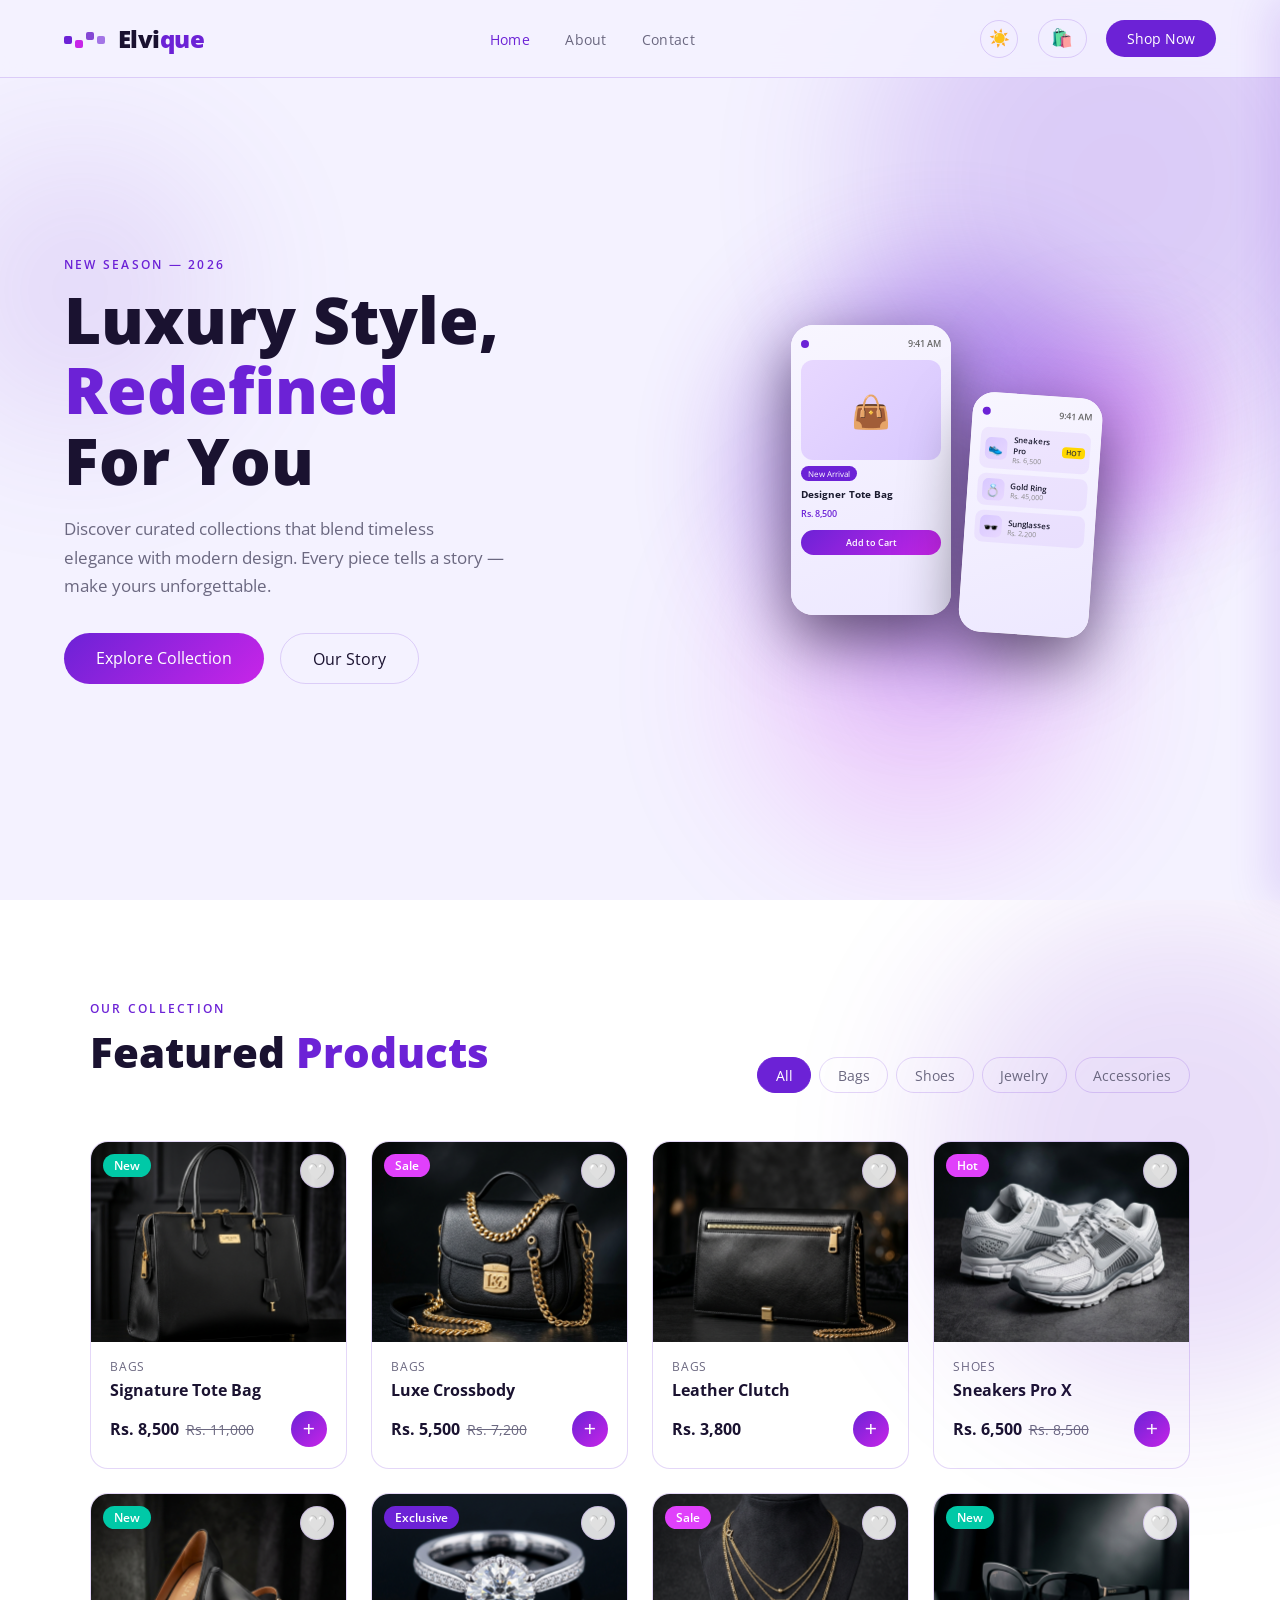
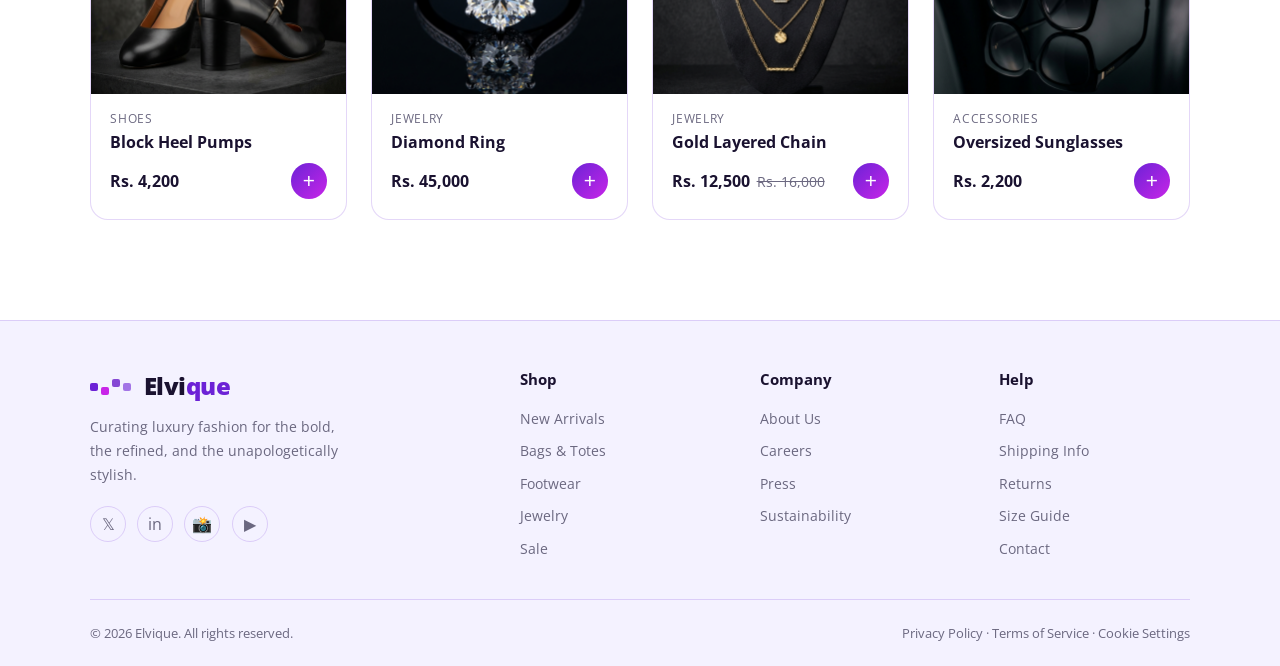
<file: index.html>
<!DOCTYPE html>
<html lang="en">
<head>
  <meta charset="UTF-8" />
  <meta name="viewport" content="width=device-width, initial-scale=1.0" />
  <title>Elvique — Luxury Redefined</title>
  <link rel="icon" href="images/logos/favicon.png" type="image/png">
  <link href="https://fonts.googleapis.com/css2?family=Open+Sans:ital,wght@0,300..800;1,300..800&display=swap" rel="stylesheet">
  <link rel="stylesheet" href="stylesheet.css" />
</head>
<body class="light-mode">

<!-- NAV -->
<nav id="navbar">
  <div class="logo" onclick="window.location.href='index.html'" style="cursor: pointer;">
    <span class="logo-icon">
      <span></span><span></span><span></span><span></span>
    </span>
    Elvi<span>que</span>
  </div>
  <ul class="nav-links">
    <li><a href="index.html#home" class="active">Home</a></li>
    <li><a href="about.html">About</a></li>
    <li><a href="contact.html">Contact</a></li>
  </ul>
  <div class="nav-right-group">
    <button class="theme-toggle" id="themeToggle" onclick="toggleTheme()" aria-label="Toggle theme">
        <span class="icon-moon">🌙</span>
        <span class="icon-sun">☀️</span>
      </button>
    <button class="nav-cart-btn" onclick="toggleCartDrawer(true)" aria-label="Open Cart">
      <span class="nav-cart-icon">🛍️</span>
      <span class="nav-cart-badge" id="cartBadge">0</span>
    </button>
    <button class="nav-cta" onclick="window.location.href='index.html#products'">Shop Now</button>
    <div class="hamburger" id="hamburger"><span></span><span></span><span></span></div>
  </div>
</nav>

<!-- HERO -->
<section id="home">
  <div class="blob b1"></div>
  <div class="blob b2"></div>
  <div class="blob b3"></div>
  <div class="hero-inner">
    <div class="hero-text reveal">
      <div class="section-label">New Season — 2026</div>
      <h1>Luxury Style,<br><em>Redefined</em><br>For You</h1>
      <p>Discover curated collections that blend timeless elegance with modern design. Every piece tells a story — make yours unforgettable.</p>
      <div class="hero-btns">
        <a href="#products" class="btn-primary">Explore Collection</a>
        <a href="about.html" class="btn-outline">Our Story</a>
      </div>
    </div>
    <div class="hero-visual reveal">
      <div class="blob-bg"></div>
      <div class="blob-bg sm"></div>
      <div class="phones">
        <div class="phone-card main">
          <div class="phone-screen">
            <div class="ph-topbar"><div class="ph-dot"></div><div class="ph-time">9:41 AM</div></div>
            <div class="ph-product">
              <div class="ph-img">👜</div>
              <div class="ph-badge">New Arrival</div>
              <div class="ph-name">Designer Tote Bag</div>
              <div class="ph-price">Rs. 8,500</div>
              <div class="ph-btn" onclick="addToCart('Designer Tote Bag')" style="cursor: pointer;">Add to Cart</div>
            </div>
          </div>
        </div>
        <div class="phone-card side">
          <div class="phone-screen">
            <div class="ph-topbar"><div class="ph-dot"></div><div class="ph-time">9:41 AM</div></div>
            <div class="ph-list">
              <div class="ph-list-item">
                <div class="ph-list-dot">👟</div>
                <div class="ph-list-info">
                  <div class="ph-list-name">Sneakers Pro</div>
                  <div class="ph-list-sub">Rs. 6,500</div>
                </div>
                <div class="ph-tag">HOT</div>
              </div>
              <div class="ph-list-item">
                <div class="ph-list-dot">💍</div>
                <div class="ph-list-info">
                  <div class="ph-list-name">Gold Ring</div>
                  <div class="ph-list-sub">Rs. 45,000</div>
                </div>
              </div>
              <div class="ph-list-item">
                <div class="ph-list-dot">🕶️</div>
                <div class="ph-list-info">
                  <div class="ph-list-name">Sunglasses</div>
                  <div class="ph-list-sub">Rs. 2,200</div>
                </div>
              </div>
            </div>
          </div>
        </div>
      </div>
    </div>
  </div>
</section>

<!-- PRODUCTS -->
<section id="products">
  <div class="blob b1"></div>
  <div class="products-header reveal">
    <div>
      <div class="section-label">Our Collection</div>
      <h2 class="section-title">Featured <em>Products</em></h2>
    </div>
    <div class="filter-tabs">
      <button class="filter-tab active" onclick="filterProducts('all', this)">All</button>
      <button class="filter-tab" onclick="filterProducts('bags', this)">Bags</button>
      <button class="filter-tab" onclick="filterProducts('shoes', this)">Shoes</button>
      <button class="filter-tab" onclick="filterProducts('jewelry', this)">Jewelry</button>
      <button class="filter-tab" onclick="filterProducts('accessories', this)">Accessories</button>
    </div>
  </div>
  <div class="products-grid" id="productsGrid"></div>
</section>

<!-- FOOTER -->
<footer>
  <div class="footer-inner">
    <div>
      <div class="logo footer-brand">
        <span class="logo-icon"><span></span><span></span><span></span><span></span></span>
        Elvi<span>que</span>
      </div>
      <p class="footer-desc">Curating luxury fashion for the bold, the refined, and the unapologetically stylish.</p>
      <div class="footer-social">
        <a class="social-btn" href="#">𝕏</a>
        <a class="social-btn" href="#">in</a>
        <a class="social-btn" href="#">📸</a>
        <a class="social-btn" href="#">▶</a>
      </div>
    </div>
    <div class="footer-col">
      <h4>Shop</h4>
      <ul>
        <li><a href="#">New Arrivals</a></li>
        <li><a href="#">Bags & Totes</a></li>
        <li><a href="#">Footwear</a></li>
        <li><a href="#">Jewelry</a></li>
        <li><a href="#">Sale</a></li>
      </ul>
    </div>
    <div class="footer-col">
      <h4>Company</h4>
      <ul>
        <li><a href="about.html">About Us</a></li>
        <li><a href="#">Careers</a></li>
        <li><a href="#">Press</a></li>
        <li><a href="#">Sustainability</a></li>
      </ul>
    </div>
    <div class="footer-col">
      <h4>Help</h4>
      <ul>
        <li><a href="#">FAQ</a></li>
        <li><a href="#">Shipping Info</a></li>
        <li><a href="#">Returns</a></li>
        <li><a href="#">Size Guide</a></li>
        <li><a href="contact.html">Contact</a></li>
      </ul>
    </div>
  </div>
  <div class="footer-bottom">
    <span>© 2026 Elvique. All rights reserved.</span>
    <span>Privacy Policy · Terms of Service · Cookie Settings</span>
  </div>
</footer>

<!-- CART TOAST -->
<div class="cart-toast" id="cartToast">
  <div class="toast-icon">🛍️</div>
  <div class="toast-text">Added <strong id="toastName"></strong> to your cart!</div>
</div>

<!-- CART OVERLAY & DRAWER -->
<div class="cart-overlay" id="cartOverlay" onclick="toggleCartDrawer(false)"></div>
<div class="cart-drawer" id="cartDrawer">
  <div class="cart-drawer-header">
    <h3>Your Cart (<span id="cartCountHeader">0</span>)</h3>
    <button class="cart-drawer-close" onclick="toggleCartDrawer(false)" aria-label="Close Cart">✕</button>
  </div>
  <div class="cart-drawer-items" id="cartDrawerItems">
    <!-- Dynamic cart items -->
  </div>
  <div class="cart-drawer-footer">
    <div class="cart-total-row">
      <span>Subtotal</span>
      <span id="cartSubtotal">Rs. 0</span>
    </div>
    <button class="checkout-btn" onclick="checkoutCart()">Proceed to Checkout</button>
    <button class="clear-cart-btn" onclick="clearCart()">Clear Cart</button>
  </div>
</div>


<!-- Mailchimp popup form -->
 <script id="mcjs">!function(c,h,i,m,p){m=c.createElement(h),p=c.getElementsByTagName(h)[0],m.async=1,m.src=i,p.parentNode.insertBefore(m,p)}(document,"script","https://chimpstatic.com/mcjs-connected/js/users/8f4d97d29fdbf9e52b1695cc4/b745ee5dc97621068bc8a0270.js");</script>

  <script src="script.js"></script>

<!-- Botpress bot -->
  <script src="bot.js"></script>
    
</body>
</html>
</file>
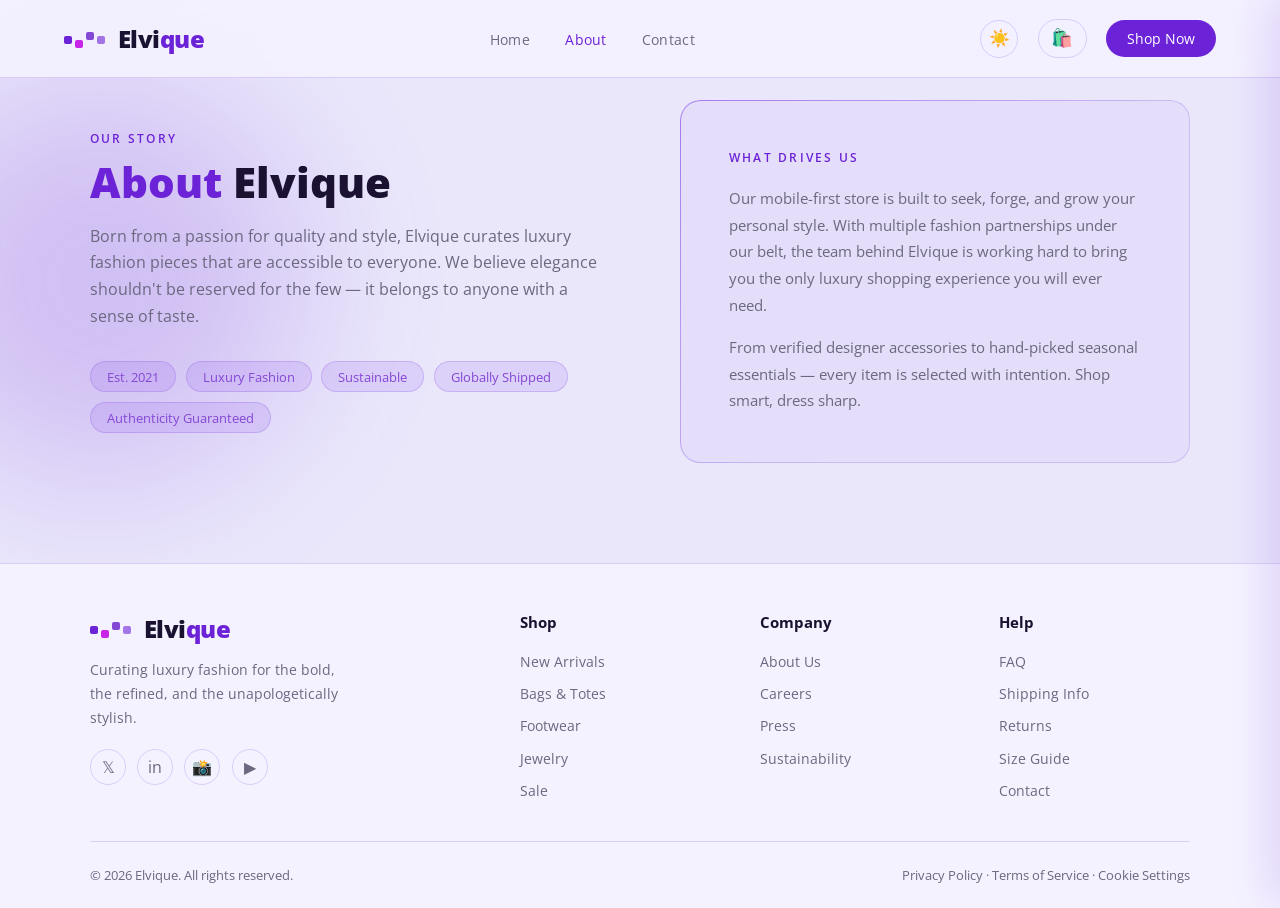
<file: about.html>
<!DOCTYPE html>
<html lang="en">
<head>
  <meta charset="UTF-8" />
  <meta name="viewport" content="width=device-width, initial-scale=1.0" />
  <title>About — Elvique</title>
  <link rel="icon" href="dots_favicon_light_theme.png" type="image/png" media="(prefers-color-scheme: light)">
  <link rel="icon" href="dots_favicon_dark_theme.png" type="image/png" media="(prefers-color-scheme: dark)">
  <link href="https://fonts.googleapis.com/css2?family=Open+Sans:ital,wght@0,300..800;1,300..800&display=swap" rel="stylesheet">
  <link rel="stylesheet" href="stylesheet.css" />
</head>
<body>

<!-- NAV -->
<nav id="navbar">
  <div class="logo" onclick="window.location.href='index.html'" style="cursor: pointer;">
    <span class="logo-icon">
      <span></span><span></span><span></span><span></span>
    </span>
    Elvi<span>que</span>
  </div>
  <ul class="nav-links">
    <li><a href="index.html#home">Home</a></li>
    <li><a href="about.html" class="active">About</a></li>
    <li><a href="contact.html">Contact</a></li>
  </ul>
  <div class="nav-right-group">
    <button class="theme-toggle" id="themeToggle" onclick="toggleTheme()" aria-label="Toggle theme">
        <span class="icon-moon">🌙</span>
        <span class="icon-sun">☀️</span>
      </button>
    <button class="nav-cart-btn" onclick="toggleCartDrawer(true)" aria-label="Open Cart">
      <span class="nav-cart-icon">🛍️</span>
      <span class="nav-cart-badge" id="cartBadge">0</span>
    </button>
    <button class="nav-cta" onclick="window.location.href='index.html#products'">Shop Now</button>
    <div class="hamburger" id="hamburger"><span></span><span></span><span></span></div>
  </div>
</nav>

<!-- ABOUT -->
<section id="about">
  <div class="blob b1"></div>
  <div class="about-inner">
    <div class="reveal">
      <div class="section-label">Our Story</div>
      <h2 class="section-title"><em>About</em> Elvique</h2>
      <p class="section-sub">Born from a passion for quality and style, Elvique curates luxury fashion pieces that are accessible to everyone. We believe elegance shouldn't be reserved for the few — it belongs to anyone with a sense of taste.</p>
      <div class="about-tags">
        <span class="tag">Est. 2021</span>
        <span class="tag">Luxury Fashion</span>
        <span class="tag">Sustainable</span>
        <span class="tag">Globally Shipped</span>
        <span class="tag">Authenticity Guaranteed</span>
      </div>
    </div>
    <div class="about-box reveal">
      <div class="section-label" style="margin-bottom:1.2rem;">What Drives Us</div>
      <p style="color:var(--muted);line-height:1.75;font-size:.95rem;">Our mobile-first store is built to seek, forge, and grow your personal style. With multiple fashion partnerships under our belt, the team behind Elvique is working hard to bring you the only luxury shopping experience you will ever need.</p>
      <p style="color:var(--muted);line-height:1.75;font-size:.95rem;margin-top:1rem;">From verified designer accessories to hand-picked seasonal essentials — every item is selected with intention. Shop smart, dress sharp.</p>
    </div>
  </div>
</section>
<!-- FOOTER -->
<footer>
  <div class="footer-inner">
    <div>
      <div class="logo footer-brand">
        <span class="logo-icon"><span></span><span></span><span></span><span></span></span>
        Elvi<span>que</span>
      </div>
      <p class="footer-desc">Curating luxury fashion for the bold, the refined, and the unapologetically stylish.</p>
      <div class="footer-social">
        <a class="social-btn" href="#">𝕏</a>
        <a class="social-btn" href="#">in</a>
        <a class="social-btn" href="#">📸</a>
        <a class="social-btn" href="#">▶</a>
      </div>
    </div>
    <div class="footer-col">
      <h4>Shop</h4>
      <ul>
        <li><a href="#">New Arrivals</a></li>
        <li><a href="#">Bags & Totes</a></li>
        <li><a href="#">Footwear</a></li>
        <li><a href="#">Jewelry</a></li>
        <li><a href="#">Sale</a></li>
      </ul>
    </div>
    <div class="footer-col">
      <h4>Company</h4>
      <ul>
        <li><a href="about.html">About Us</a></li>
        <li><a href="#">Careers</a></li>
        <li><a href="#">Press</a></li>
        <li><a href="#">Sustainability</a></li>
      </ul>
    </div>
    <div class="footer-col">
      <h4>Help</h4>
      <ul>
        <li><a href="#">FAQ</a></li>
        <li><a href="#">Shipping Info</a></li>
        <li><a href="#">Returns</a></li>
        <li><a href="#">Size Guide</a></li>
        <li><a href="contact.html">Contact</a></li>
      </ul>
    </div>
  </div>
  <div class="footer-bottom">
    <span>© 2026 Elvique. All rights reserved.</span>
    <span>Privacy Policy · Terms of Service · Cookie Settings</span>
  </div>
</footer>

<!-- CART TOAST -->
<div class="cart-toast" id="cartToast">
  <div class="toast-icon">🛍️</div>
  <div class="toast-text">Added <strong id="toastName"></strong> to your cart!</div>
</div>

<!-- CART OVERLAY & DRAWER -->
<div class="cart-overlay" id="cartOverlay" onclick="toggleCartDrawer(false)"></div>
<div class="cart-drawer" id="cartDrawer">
  <div class="cart-drawer-header">
    <h3>Your Cart (<span id="cartCountHeader">0</span>)</h3>
    <button class="cart-drawer-close" onclick="toggleCartDrawer(false)" aria-label="Close Cart">✕</button>
  </div>
  <div class="cart-drawer-items" id="cartDrawerItems">
    <!-- Dynamic cart items -->
  </div>
  <div class="cart-drawer-footer">
    <div class="cart-total-row">
      <span>Subtotal</span>
      <span id="cartSubtotal">Rs. 0</span>
    </div>
    <button class="checkout-btn" onclick="checkoutCart()">Proceed to Checkout</button>
    <button class="clear-cart-btn" onclick="clearCart()">Clear Cart</button>
  </div>
</div>

<script src="script.js"></script>

<!-- Botpress bot -->
  <script src="bot.js"></script> 

</body>
</html>
</file>
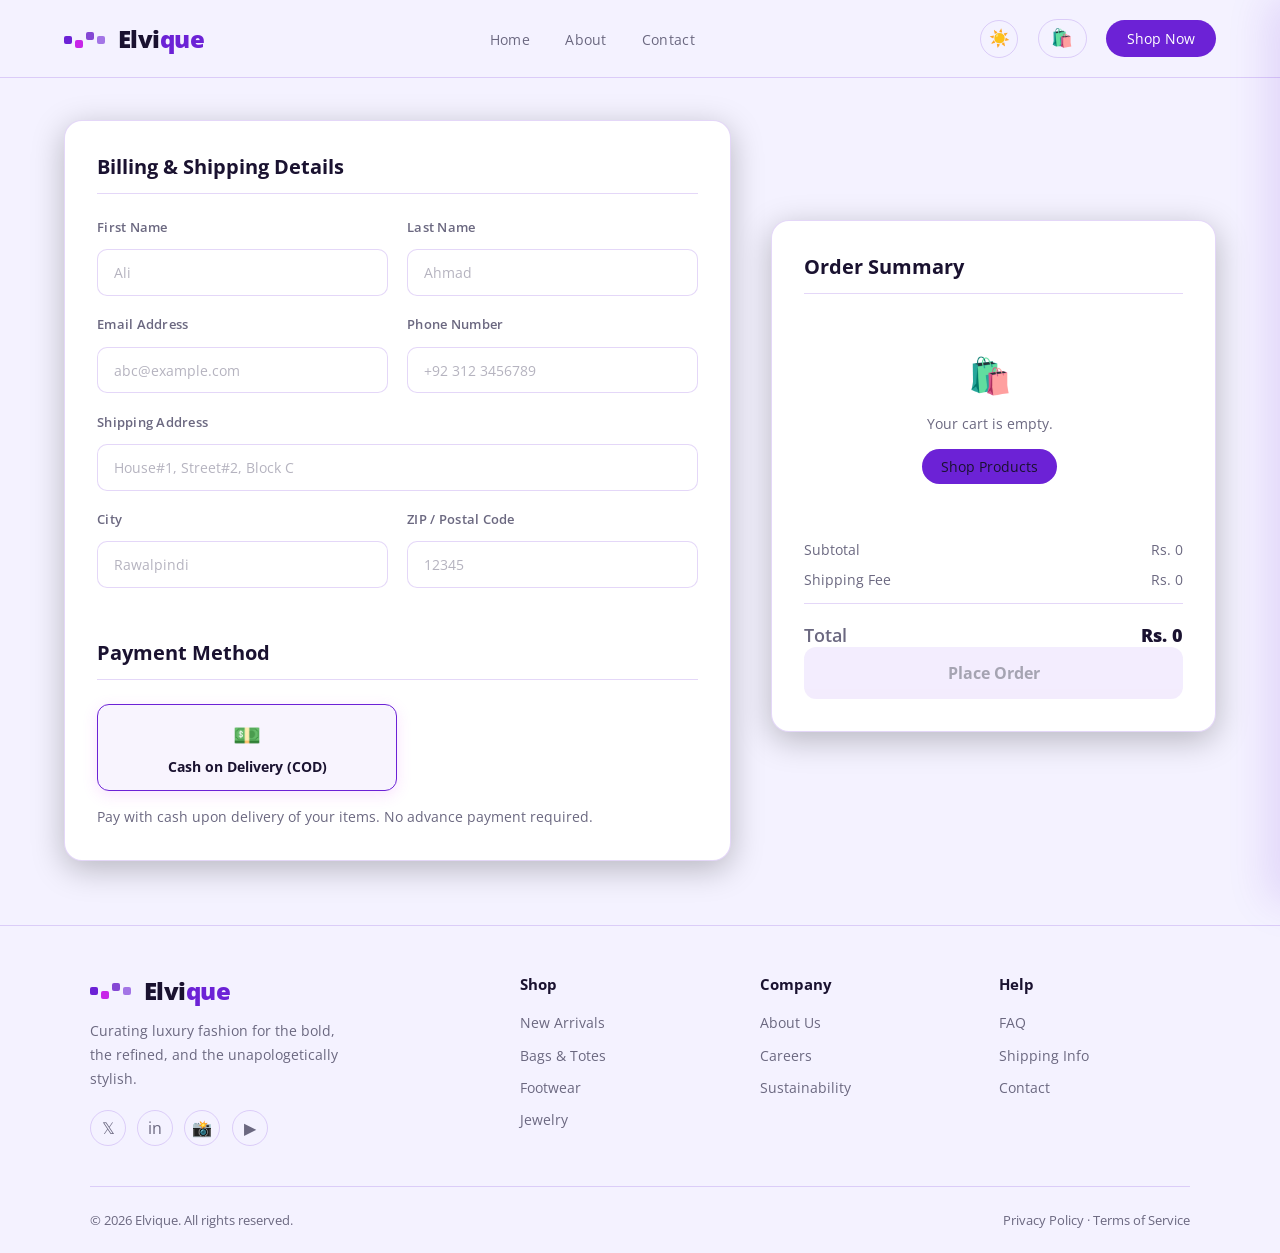
<file: checkout.html>
<!DOCTYPE html>
<html lang="en">
<head>
  <meta charset="UTF-8" />
  <meta name="viewport" content="width=device-width, initial-scale=1.0" />
  <title>Checkout — Elvique</title>
  <link rel="icon" href="dots_favicon_light_theme.png" type="image/png" media="(prefers-color-scheme: light)">
  <link rel="icon" href="dots_favicon_dark_theme.png" type="image/png" media="(prefers-color-scheme: dark)">
  <link href="https://fonts.googleapis.com/css2?family=Open+Sans:ital,wght@0,300..800;1,300..800&display=swap" rel="stylesheet">
  <link rel="stylesheet" href="stylesheet.css" />
</head>
<body>

<!-- NAV -->
<nav id="navbar">
  <div class="logo" onclick="window.location.href='index.html'" style="cursor: pointer;">
    <span class="logo-icon">
      <span></span><span></span><span></span><span></span>
    </span>
    Elvi<span>que</span>
  </div>
  <ul class="nav-links">
    <li><a href="index.html#home">Home</a></li>
    <li><a href="about.html">About</a></li>
    <li><a href="contact.html">Contact</a></li>
  </ul>
  <div class="nav-right-group">
    <button class="theme-toggle" id="themeToggle" onclick="toggleTheme()" aria-label="Toggle theme">
        <span class="icon-moon">🌙</span>
        <span class="icon-sun">☀️</span>
      </button>
    <button class="nav-cart-btn" onclick="toggleCartDrawer(true)" aria-label="Open Cart">
      <span class="nav-cart-icon">🛍️</span>
      <span class="nav-cart-badge" id="cartBadge">0</span>
    </button>
    <button class="nav-cta" onclick="window.location.href='index.html#products'">Shop Now</button>
    <div class="hamburger" id="hamburger"><span></span><span></span><span></span></div>
  </div>
</nav>

<!-- CHECKOUT SECTION -->
<section id="checkout">
  <div class="blob b1" style="top: -10%; left: -10%; width: 400px; height: 400px;"></div>
  <div class="blob b2" style="bottom: 5%; right: -5%; width: 350px; height: 350px;"></div>
  
  <div class="checkout-grid">
    <!-- Left Column: Billing Details -->
    <div class="checkout-card">
      <h3>Billing & Shipping Details</h3>
      <form class="checkout-form" id="checkoutForm" onsubmit="handleCheckoutSubmit(event)">
        <div class="form-row">
          <div class="form-group">
            <label for="firstName">First Name</label>
            <input type="text" id="firstName" class="checkout-input" placeholder="Ali" required />
          </div>
          <div class="form-group">
            <label for="lastName">Last Name</label>
            <input type="text" id="lastName" class="checkout-input" placeholder="Ahmad" required />
          </div>
        </div>
        
        <div class="form-row">
          <div class="form-group">
            <label for="email">Email Address</label>
            <input type="email" id="email" class="checkout-input" placeholder="abc@example.com" required />
          </div>
          <div class="form-group">
            <label for="phone">Phone Number</label>
            <input type="tel" id="phone" class="checkout-input" placeholder="+92 312 3456789" required />
          </div>
        </div>
        
        <div class="form-group">
          <label for="address">Shipping Address</label>
          <input type="text" id="address" class="checkout-input" placeholder="House#1, Street#2, Block C" required />
        </div>
        
        <div class="form-row">
          <div class="form-group">
            <label for="city">City</label>
            <input type="text" id="city" class="checkout-input" placeholder="Rawalpindi" required />
          </div>
          <div class="form-group">
            <label for="zipCode">ZIP / Postal Code</label>
            <input type="text" id="zipCode" class="checkout-input" placeholder="12345" required />
          </div>
        </div>
        
        <h3 style="margin-top: 2rem;">Payment Method</h3>
        <div class="payment-selector" style="grid-template-columns: 1fr;">
          <div class="payment-option active" style="cursor: default; pointer-events: none; border-color: var(--purple); background: rgba(123, 53, 232, 0.05); max-width: 300px;">
            <span class="payment-option-icon">💵</span>
            <span class="payment-option-label" style="font-size: .85rem;">Cash on Delivery (COD)</span>
          </div>
        </div>
        <p style="font-size: .85rem; color: var(--muted); line-height: 1.5; margin-top: -.5rem;">Pay with cash upon delivery of your items. No advance payment required.</p>
      </form>
    </div>
    
    <!-- Right Column: Order Summary -->
    <div class="checkout-card" style="position: sticky; top: 100px;">
      <h3>Order Summary</h3>
      <div class="summary-items-list" id="checkoutSummaryItems">
        <!-- Dynamic items list -->
      </div>
      
      <div class="summary-calc-row">
        <span>Subtotal</span>
        <span id="checkoutSubtotal">Rs. 0</span>
      </div>
      <div class="summary-calc-row">
        <span>Shipping Fee</span>
        <span id="checkoutShipping">Rs. 0</span>
      </div>
      <div class="summary-total-row">
        <span>Total</span>
        <span id="checkoutGrandTotal">Rs. 0</span>
      </div>
      
      <button type="submit" form="checkoutForm" class="place-order-btn" id="placeOrderBtn">
        Place Order
      </button>
      <p id="checkoutErrorMsg" style="display:none; color:#e53e3e; font-size:.85rem; margin-top:.75rem; text-align:center; line-height:1.4;"></p>
    </div>
  </div>
</section>

<!-- FOOTER -->
<footer>
  <div class="footer-inner">
    <div>
      <div class="logo footer-brand">
        <span class="logo-icon"><span></span><span></span><span></span><span></span></span>
        Elvi<span>que</span>
      </div>
      <p class="footer-desc">Curating luxury fashion for the bold, the refined, and the unapologetically stylish.</p>
      <div class="footer-social">
        <a class="social-btn" href="#">𝕏</a>
        <a class="social-btn" href="#">in</a>
        <a class="social-btn" href="#">📸</a>
        <a class="social-btn" href="#">▶</a>
      </div>
    </div>
    <div class="footer-col">
      <h4>Shop</h4>
      <ul>
        <li><a href="index.html#products">New Arrivals</a></li>
        <li><a href="index.html#products">Bags & Totes</a></li>
        <li><a href="index.html#products">Footwear</a></li>
        <li><a href="index.html#products">Jewelry</a></li>
      </ul>
    </div>
    <div class="footer-col">
      <h4>Company</h4>
      <ul>
        <li><a href="about.html">About Us</a></li>
        <li><a href="#">Careers</a></li>
        <li><a href="#">Sustainability</a></li>
      </ul>
    </div>
    <div class="footer-col">
      <h4>Help</h4>
      <ul>
        <li><a href="#">FAQ</a></li>
        <li><a href="#">Shipping Info</a></li>
        <li><a href="contact.html">Contact</a></li>
      </ul>
    </div>
  </div>
  <div class="footer-bottom">
    <span>© 2026 Elvique. All rights reserved.</span>
    <span>Privacy Policy · Terms of Service</span>
  </div>
</footer>

<!-- SUCCESS MODAL -->
<div class="success-modal-overlay" id="successModalOverlay">
  <div class="success-modal">
    <div class="success-check">✓</div>
    <h2>Order Placed!</h2>
    <p>Thank you for choosing Elvique. Your purchase was successful and your order is being prepared.<br><br>
    Order ID: <strong id="successOrderId"></strong><br>
    Product: <strong id="successProductName"></strong> (Qty: <strong id="successProductQty"></strong>)<br><br>
    We've sent a confirmation email to <strong id="successEmail"></strong>.</p>
    <a href="index.html" class="success-cta" onclick="clearCartAndCloseModal(event)">Back to Shopping</a>
  </div>
</div>

<!-- CART TOAST -->
<div class="cart-toast" id="cartToast">
  <div class="toast-icon">🛍️</div>
  <div class="toast-text">Added <strong id="toastName"></strong> to your cart!</div>
</div>

<!-- CART OVERLAY & DRAWER -->
<div class="cart-overlay" id="cartOverlay" onclick="toggleCartDrawer(false)"></div>
<div class="cart-drawer" id="cartDrawer">
  <div class="cart-drawer-header">
    <h3>Your Cart (<span id="cartCountHeader">0</span>)</h3>
    <button class="cart-drawer-close" onclick="toggleCartDrawer(false)" aria-label="Close Cart">✕</button>
  </div>
  <div class="cart-drawer-items" id="cartDrawerItems">
    <!-- Dynamic cart items -->
  </div>
  <div class="cart-drawer-footer">
    <div class="cart-total-row">
      <span>Subtotal</span>
      <span id="cartSubtotal">Rs. 0</span>
    </div>
    <button class="checkout-btn" onclick="checkoutCart()">Proceed to Checkout</button>
    <button class="clear-cart-btn" onclick="clearCart()">Clear Cart</button>
  </div>
</div>

<script src="script.js"></script>
<script src="config.js"></script>
<script src="checkout.js"></script>

<!-- Botpress bot -->
  <script src="bot.js"></script> 

</body>
</html>
</file>
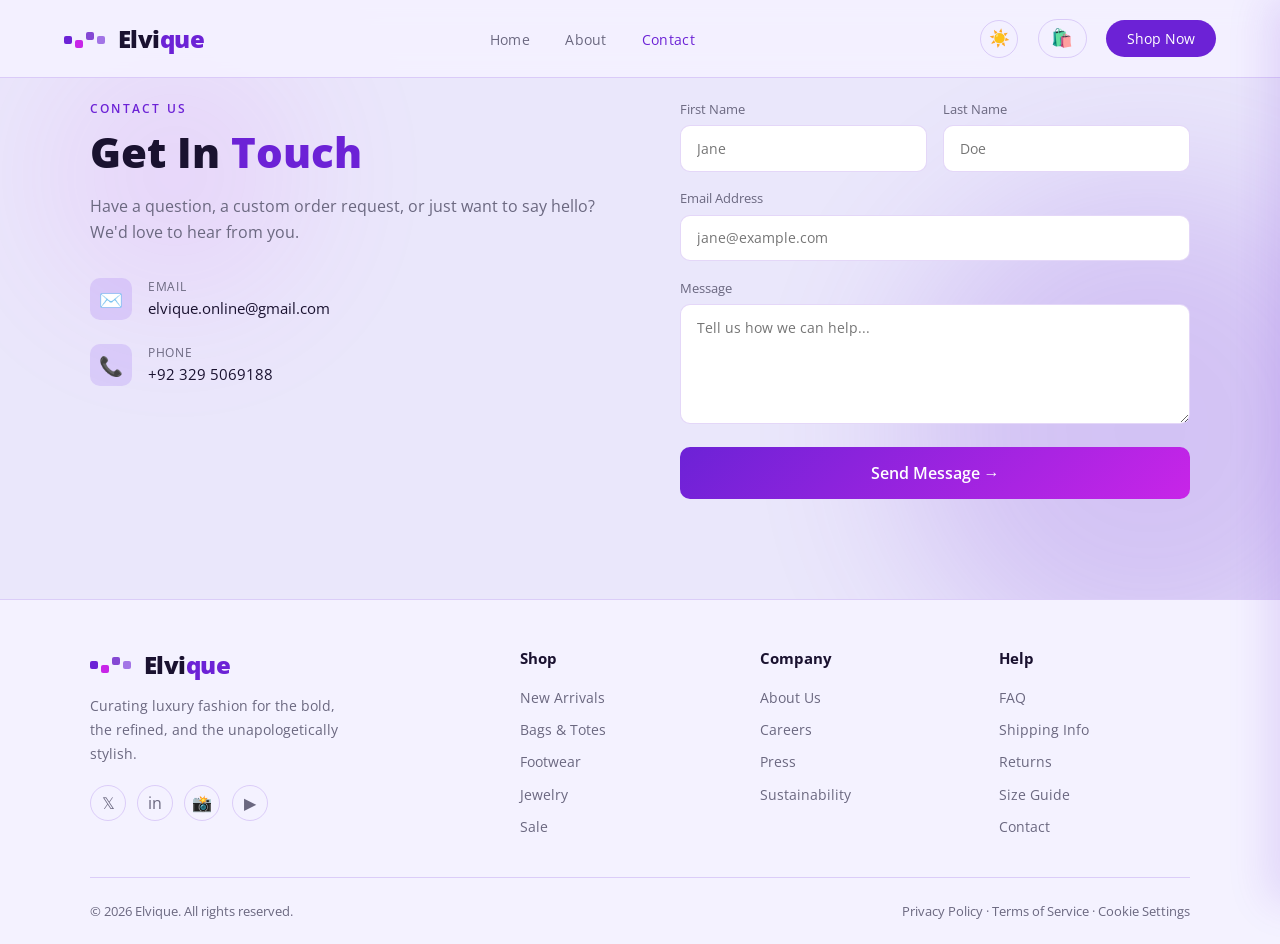
<file: contact.html>
<!DOCTYPE html>
<html lang="en">
<head>
  <meta charset="UTF-8" />
  <meta name="viewport" content="width=device-width, initial-scale=1.0" />
  <title>Contact — Elvique</title>
  <link rel="icon" href="dots_favicon_light_theme.png" type="image/png" media="(prefers-color-scheme: light)">
  <link rel="icon" href="dots_favicon_dark_theme.png" type="image/png" media="(prefers-color-scheme: dark)">
  <link href="https://fonts.googleapis.com/css2?family=Open+Sans:ital,wght@0,300..800;1,300..800&display=swap" rel="stylesheet">
  <link rel="stylesheet" href="stylesheet.css" />
</head>
<body>

<!-- NAV -->
<nav id="navbar">
  <div class="logo" onclick="window.location.href='index.html'" style="cursor: pointer;">
    <span class="logo-icon">
      <span></span><span></span><span></span><span></span>
    </span>
    Elvi<span>que</span>
  </div>
  <ul class="nav-links">
    <li><a href="index.html#home">Home</a></li>
    <li><a href="about.html">About</a></li>
    <li><a href="contact.html" class="active">Contact</a></li>
  </ul>
  <div class="nav-right-group">
    <button class="theme-toggle" id="themeToggle" onclick="toggleTheme()" aria-label="Toggle theme">
        <span class="icon-moon">🌙</span>
        <span class="icon-sun">☀️</span>
      </button>
    <button class="nav-cart-btn" onclick="toggleCartDrawer(true)" aria-label="Open Cart">
      <span class="nav-cart-icon">🛍️</span>
      <span class="nav-cart-badge" id="cartBadge">0</span>
    </button>
    <button class="nav-cta" onclick="window.location.href='index.html#products'">Shop Now</button>
    <div class="hamburger" id="hamburger"><span></span><span></span><span></span></div>
  </div>
</nav>

<!-- CONTACT -->
<section id="contact">
  <div class="blob b1"></div>
  <div class="blob b2"></div>
  <div class="contact-inner">
    <div class="reveal">
      <div class="section-label">Contact Us</div>
      <h2 class="section-title">Get In <em>Touch</em></h2>
      <p class="section-sub">Have a question, a custom order request, or just want to say hello? We'd love to hear from you.</p>
      <div class="contact-info">
        <div class="ci-item"><div class="ci-icon">✉️</div><div><div class="ci-label">Email</div><div class="ci-val">elvique.online@gmail.com</div></div></div>
        <div class="ci-item"><div class="ci-icon">📞</div><div><div class="ci-label">Phone</div><div class="ci-val">+92 329 5069188</div></div></div>
      </div>
    </div>
    <div class="reveal">
      <div class="contact-form">
        <div class="form-row">
          <div class="form-group"><label>First Name</label><input type="text" placeholder="Jane" /></div>
          <div class="form-group"><label>Last Name</label><input type="text" placeholder="Doe" /></div>
        </div>
        <div class="form-group"><label>Email Address</label><input type="email" placeholder="jane@example.com" /></div>
        <div class="form-group"><label>Message</label><textarea placeholder="Tell us how we can help..."></textarea></div>
        <button class="form-submit" onclick="handleSubmit(event)">Send Message →</button>
      </div>
    </div>
  </div>
</section>
<!-- FOOTER -->
<footer>
  <div class="footer-inner">
    <div>
      <div class="logo footer-brand">
        <span class="logo-icon"><span></span><span></span><span></span><span></span></span>
        Elvi<span>que</span>
      </div>
      <p class="footer-desc">Curating luxury fashion for the bold, the refined, and the unapologetically stylish.</p>
      <div class="footer-social">
        <a class="social-btn" href="#">𝕏</a>
        <a class="social-btn" href="#">in</a>
        <a class="social-btn" href="#">📸</a>
        <a class="social-btn" href="#">▶</a>
      </div>
    </div>
    <div class="footer-col">
      <h4>Shop</h4>
      <ul>
        <li><a href="#">New Arrivals</a></li>
        <li><a href="#">Bags & Totes</a></li>
        <li><a href="#">Footwear</a></li>
        <li><a href="#">Jewelry</a></li>
        <li><a href="#">Sale</a></li>
      </ul>
    </div>
    <div class="footer-col">
      <h4>Company</h4>
      <ul>
        <li><a href="about.html">About Us</a></li>
        <li><a href="#">Careers</a></li>
        <li><a href="#">Press</a></li>
        <li><a href="#">Sustainability</a></li>
      </ul>
    </div>
    <div class="footer-col">
      <h4>Help</h4>
      <ul>
        <li><a href="#">FAQ</a></li>
        <li><a href="#">Shipping Info</a></li>
        <li><a href="#">Returns</a></li>
        <li><a href="#">Size Guide</a></li>
        <li><a href="contact.html">Contact</a></li>
      </ul>
    </div>
  </div>
  <div class="footer-bottom">
    <span>© 2026 Elvique. All rights reserved.</span>
    <span>Privacy Policy · Terms of Service · Cookie Settings</span>
  </div>
</footer>

<!-- CART TOAST -->
<div class="cart-toast" id="cartToast">
  <div class="toast-icon">🛍️</div>
  <div class="toast-text">Added <strong id="toastName"></strong> to your cart!</div>
</div>

<!-- CART OVERLAY & DRAWER -->
<div class="cart-overlay" id="cartOverlay" onclick="toggleCartDrawer(false)"></div>
<div class="cart-drawer" id="cartDrawer">
  <div class="cart-drawer-header">
    <h3>Your Cart (<span id="cartCountHeader">0</span>)</h3>
    <button class="cart-drawer-close" onclick="toggleCartDrawer(false)" aria-label="Close Cart">✕</button>
  </div>
  <div class="cart-drawer-items" id="cartDrawerItems">
    <!-- Dynamic cart items -->
  </div>
  <div class="cart-drawer-footer">
    <div class="cart-total-row">
      <span>Subtotal</span>
      <span id="cartSubtotal">Rs. 0</span>
    </div>
    <button class="checkout-btn" onclick="checkoutCart()">Proceed to Checkout</button>
    <button class="clear-cart-btn" onclick="clearCart()">Clear Cart</button>
  </div>
</div>

<script src="script.js"></script>

<!-- Botpress bot -->
  <script src="bot.js"></script>

</body>
</html>
</file>
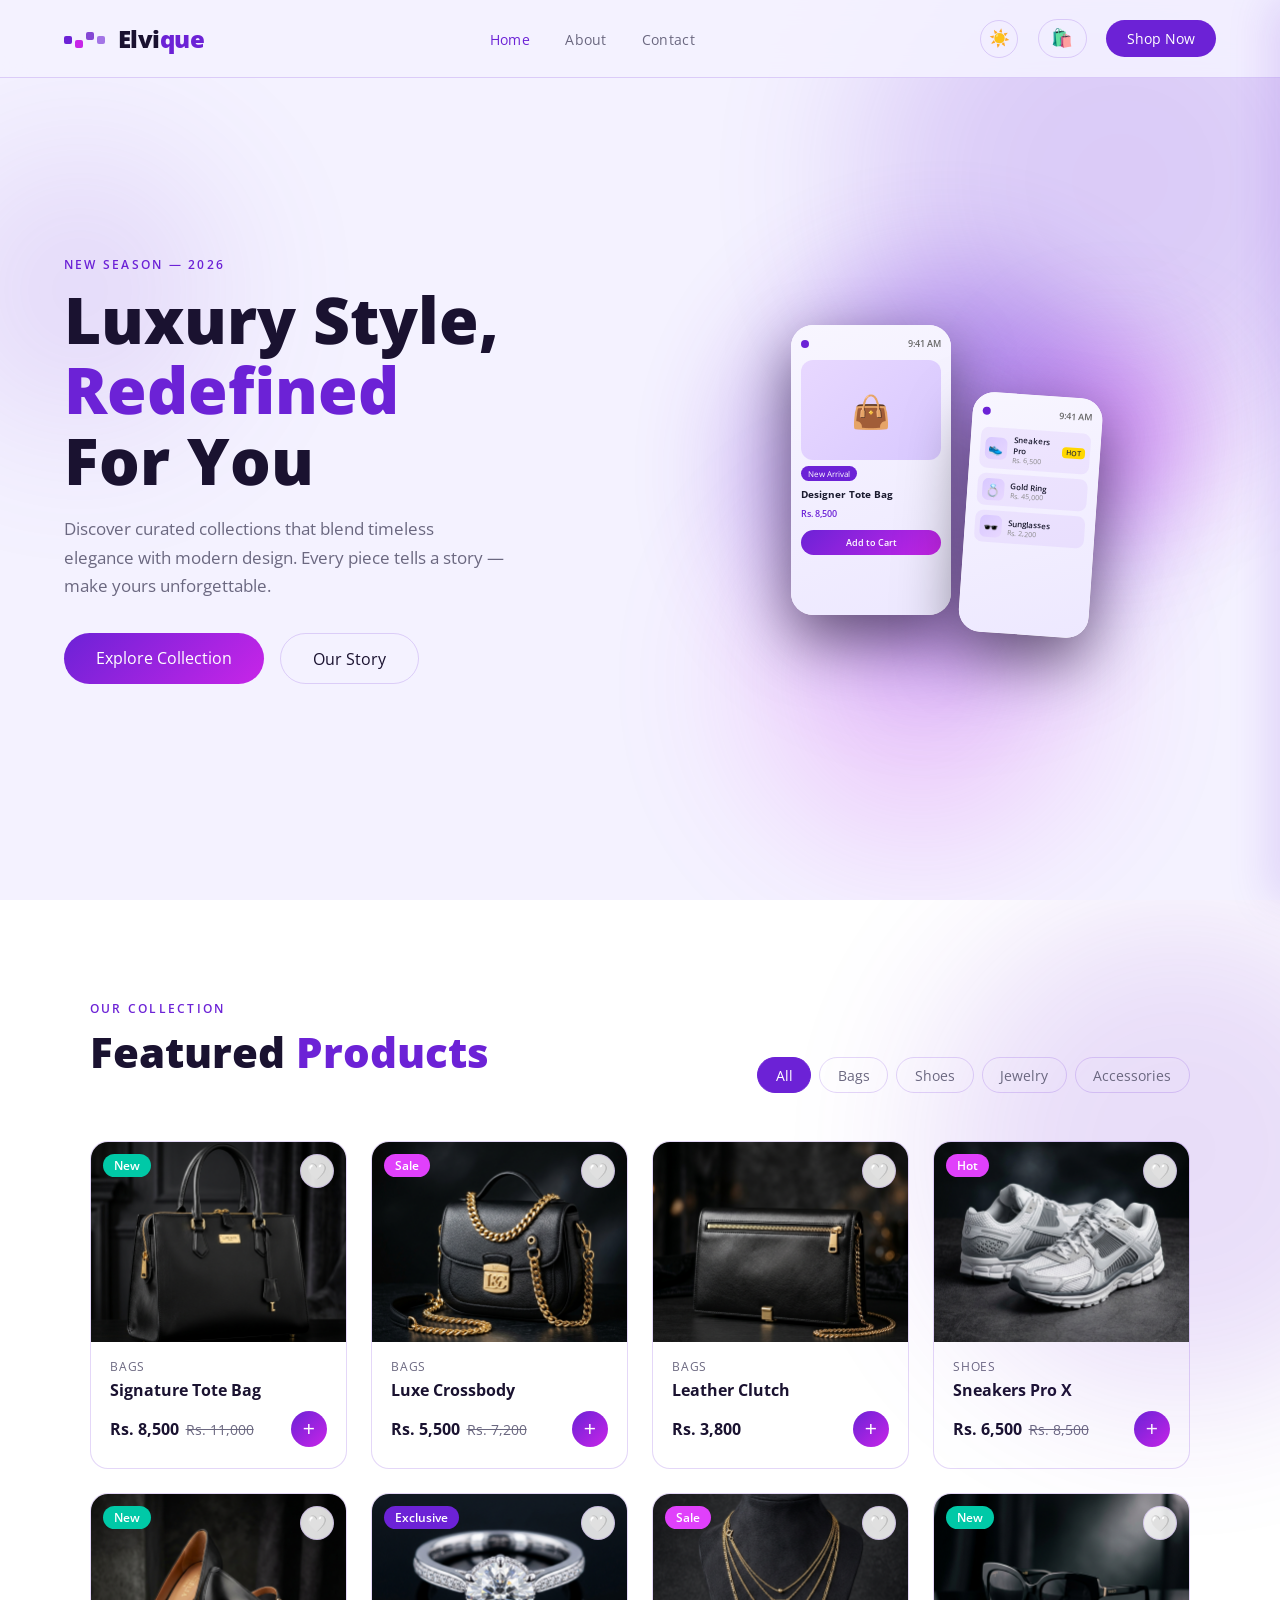
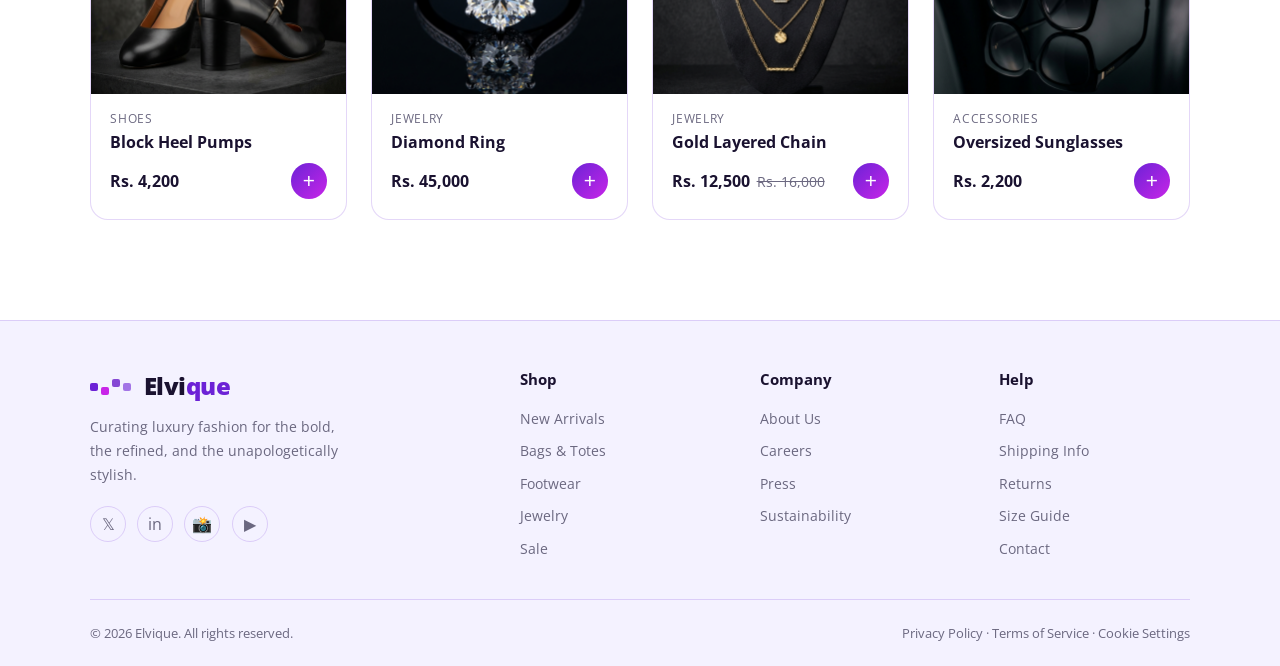
<file: product.html>
<!DOCTYPE html>
<html lang="en">
<head>
  <meta charset="UTF-8" />
  <meta name="viewport" content="width=device-width, initial-scale=1.0" />
  <title>Product — Elvique</title>
  <link rel="icon" href="dots_favicon_light_theme.png" type="image/png" media="(prefers-color-scheme: light)">
  <link rel="icon" href="dots_favicon_dark_theme.png" type="image/png" media="(prefers-color-scheme: dark)">
  <link href="https://fonts.googleapis.com/css2?family=Open+Sans:ital,wght@0,300..800;1,300..800&display=swap" rel="stylesheet">
  <link rel="stylesheet" href="stylesheet.css" />
</head>
<body>

<!-- NAV -->
<nav id="navbar">
  <div class="logo" onclick="window.location.href='index.html'" style="cursor: pointer;">
    <span class="logo-icon">
      <span></span><span></span><span></span><span></span>
    </span>
    Elvi<span>que</span>
  </div>
  <ul class="nav-links">
    <li><a href="index.html#home">Home</a></li>
    <li><a href="about.html">About</a></li>
    <li><a href="contact.html">Contact</a></li>
  </ul>
  <div class="nav-right-group">
    <button class="theme-toggle" id="themeToggle" onclick="toggleTheme()" aria-label="Toggle theme">
        <span class="icon-moon">🌙</span>
        <span class="icon-sun">☀️</span>
      </button>
    <button class="nav-cart-btn" onclick="toggleCartDrawer(true)" aria-label="Open Cart">
      <span class="nav-cart-icon">🛍️</span>
      <span class="nav-cart-badge" id="cartBadge">0</span>
    </button>
    <button class="nav-cta" onclick="window.location.href='index.html#products'">Shop Now</button>
    <div class="hamburger" id="hamburger"><span></span><span></span><span></span></div>
  </div>
</nav>

<!-- PRODUCT DETAIL -->
<section id="product-detail">
  <div class="blob b1"></div>
  <div class="blob b2"></div>

  <div class="product-detail-wrap">


    <div class="product-detail-grid">
      <div class="product-detail-gallery">
        <div class="product-detail-img" id="productMainImage"></div>
        <span class="product-badge product-detail-badge" id="productBadge" style="display:none;"></span>
      </div>

      <div class="product-detail-info">
        <div class="product-detail-cat" id="productCat"></div>
        <h1 class="product-detail-title" id="productTitle"></h1>
        <div class="product-detail-price" id="productPrice"></div>
        <p class="product-detail-desc" id="productDesc"></p>

        <div class="product-detail-options" id="productSizes" style="display:none;">
          <label>Size</label>
          <div class="option-pills" id="sizePills"></div>
        </div>

        <div class="product-detail-options" id="productColors" style="display:none;">
          <label>Color</label>
          <div class="option-pills" id="colorPills"></div>
        </div>

        <div class="product-detail-actions">
          <button class="product-detail-cart-btn" id="addToCartBtn">Add to Cart</button>
          <button class="product-detail-wish-btn" id="wishBtn" onclick="toggleWish(this)">🤍</button>
        </div>

      </div>
    </div>
  </div>
</section>

<!-- FOOTER -->
<footer>
  <div class="footer-inner">
    <div>
      <div class="logo footer-brand">
        <span class="logo-icon"><span></span><span></span><span></span><span></span></span>
        Elvi<span>que</span>
      </div>
      <p class="footer-desc">Curating luxury fashion for the bold, the refined, and the unapologetically stylish.</p>
      <div class="footer-social">
        <a class="social-btn" href="#">𝕏</a>
        <a class="social-btn" href="#">in</a>
        <a class="social-btn" href="#">📸</a>
        <a class="social-btn" href="#">▶</a>
      </div>
    </div>
    <div class="footer-col">
      <h4>Shop</h4>
      <ul>
        <li><a href="index.html#products">New Arrivals</a></li>
        <li><a href="index.html#products">Bags & Totes</a></li>
        <li><a href="index.html#products">Footwear</a></li>
        <li><a href="index.html#products">Jewelry</a></li>
      </ul>
    </div>
    <div class="footer-col">
      <h4>Company</h4>
      <ul>
        <li><a href="about.html">About Us</a></li>
        <li><a href="#">Careers</a></li>
        <li><a href="#">Sustainability</a></li>
      </ul>
    </div>
    <div class="footer-col">
      <h4>Help</h4>
      <ul>
        <li><a href="#">FAQ</a></li>
        <li><a href="#">Shipping Info</a></li>
        <li><a href="contact.html">Contact</a></li>
      </ul>
    </div>
  </div>
  <div class="footer-bottom">
    <span>© 2026 Elvique. All rights reserved.</span>
    <span>Privacy Policy · Terms of Service</span>
  </div>
</footer>

<!-- CART TOAST -->
<div class="cart-toast" id="cartToast">
  <div class="toast-icon">🛍️</div>
  <div class="toast-text">Added <strong id="toastName"></strong> to your cart!</div>
</div>

<!-- CART OVERLAY & DRAWER -->
<div class="cart-overlay" id="cartOverlay" onclick="toggleCartDrawer(false)"></div>
<div class="cart-drawer" id="cartDrawer">
  <div class="cart-drawer-header">
    <h3>Your Cart (<span id="cartCountHeader">0</span>)</h3>
    <button class="cart-drawer-close" onclick="toggleCartDrawer(false)" aria-label="Close Cart">✕</button>
  </div>
  <div class="cart-drawer-items" id="cartDrawerItems"></div>
  <div class="cart-drawer-footer">
    <div class="cart-total-row">
      <span>Subtotal</span>
      <span id="cartSubtotal">Rs. 0</span>
    </div>
    <button class="checkout-btn" onclick="checkoutCart()">Proceed to Checkout</button>
    <button class="clear-cart-btn" onclick="clearCart()">Clear Cart</button>
  </div>
</div>

<script src="script.js"></script>
<script src="product.js"></script>

<!-- Botpress bot -->
  <script src="bot.js"></script>

</body>
</html>
</file>
<file: stylesheet.css>
*, *::before, *::after { box-sizing: border-box; margin: 0; padding: 0; }

    :root {
      --navy:   #0b0e1a;
      --dark:   #0f1324;
      --card:   #131829;
      --purple: #7b35e8;
      --violet: #9b5de5;
      --pink:   #e040fb;
      --white:  #f0eeff;
      --muted:  #8890aa;
      --border: rgba(123,53,232,.18);
    }

    /* ── LIGHT MODE THEME ── */
    body.light-mode {
      --navy:   #f4f2ff;
      --dark:   #eae7fb;
      --card:   #ffffff;
      --purple: #6c22d6;
      --violet: #8548d4;
      --pink:   #c825e8;
      --white:  #1a1230;
      --muted:  #6b6880;
      --border: rgba(108,34,214,.18);
    }

    /* Nav background in light mode */
    body.light-mode nav#navbar {
      background: rgba(244,242,255,.88);
    }

    /* Mobile nav open state in light mode */
    body.light-mode .nav-links.mobile-open {
      background: rgba(244,242,255,.98);
    }

    /* Product image placeholder in light mode */
    body.light-mode .product-img {
      background: linear-gradient(135deg, #e8deff, #d5c6f8);
    }

    /* Product detail image in light mode */
    body.light-mode .product-detail-img {
      background: linear-gradient(135deg, #e8deff, #d5c6f8);
    }

    /* About box in light mode */
    body.light-mode .about-box {
      background: rgba(108,34,214,.04);
    }

    /* Cart overlay in light mode */
    body.light-mode .cart-overlay {
      background: rgba(20,10,50,.45);
    }

    /* Cart drawer in light mode */
    body.light-mode .cart-drawer {
      background: rgba(255,255,255,.97);
      box-shadow: -10px 0 40px rgba(108,34,214,.15);
    }

    /* Cart drawer footer in light mode */
    body.light-mode .cart-drawer-footer {
      background: rgba(234,231,251,.9);
    }

    /* Cart item emoji thumbnail in light mode */
    body.light-mode .cart-item-emoji,
    body.light-mode .summary-item-emoji {
      background: var(--dark);
    }

    /* Cart qty selector in light mode */
    body.light-mode .cart-qty-selector {
      background: var(--dark);
    }

    /* Cart toast in light mode */
    body.light-mode .cart-toast {
      background: #ffffff;
      box-shadow: 0 10px 40px rgba(108,34,214,.18);
    }

    /* Form inputs in light mode */
    body.light-mode .form-group input,
    body.light-mode .form-group textarea,
    body.light-mode .form-group select,
    body.light-mode .checkout-input {
      background: #ffffff;
      color: var(--white);
    }

    body.light-mode .checkout-input::placeholder {
      color: rgba(107,104,128,.5);
    }

    /* Payment option in light mode */
    body.light-mode .payment-option {
      background: var(--dark);
    }

    /* Success modal in light mode */
    body.light-mode .success-modal {
      background: #ffffff;
      box-shadow: 0 20px 50px rgba(0,0,0,.15);
    }

    body.light-mode .success-modal-overlay {
      background: rgba(20,10,50,.6);
    }

    /* Hamburger spans in light mode */
    body.light-mode .hamburger span {
      background: var(--white);
    }

    /* Product wishlist button in light mode */
    body.light-mode .product-wish {
      background: rgba(255,255,255,.85);
    }

    /* Cart drawer close hover */
    body.light-mode .cart-drawer-close:hover {
      background: rgba(0,0,0,.06);
    }

    /* Blob opacity softened in light mode */
    body.light-mode .blob {
      opacity: .18;
    }

    /* ── THEME TOGGLE BUTTON ── */
    .theme-toggle {
      background: transparent;
      border: 1px solid var(--border);
      color: var(--white);
      width: 38px;
      height: 38px;
      border-radius: 50%;
      display: flex;
      align-items: center;
      justify-content: center;
      cursor: pointer;
      font-size: 1.05rem;
      transition: background .2s, border-color .2s, transform .2s;
      flex-shrink: 0;
    }
    .theme-toggle:hover {
      background: rgba(123,53,232,.12);
      border-color: var(--purple);
      transform: rotate(20deg) scale(1.08);
    }
    .theme-toggle .icon-moon { display: block; }
    .theme-toggle .icon-sun  { display: none; }
    body.light-mode .theme-toggle .icon-moon { display: none; }
    body.light-mode .theme-toggle .icon-sun  { display: block; }

    html { scroll-behavior: smooth; }

    body {
      background: var(--navy);
      color: var(--white);
      font-family: "Open Sans", sans-serif;
      overflow-x: hidden;
    }

    /* ── BLOBS ── */
    .blob {
      position: absolute;
      border-radius: 50%;
      filter: blur(80px);
      opacity: .35;
      pointer-events: none;
    }

    /* ── NAV ── */
    nav#navbar {
      position: fixed;
      top: 0; left: 0; right: 0;
      z-index: 100;
      display: flex;
      align-items: center;
      justify-content: space-between;
      padding: 1.2rem 5%;
      background: rgba(11,14,26,.75);
      backdrop-filter: blur(14px);
      border-bottom: 1px solid var(--border);
      transition: background .3s;
    }

    .logo {
      font-family: "Open Sans", sans-serif;
      font-size: 1.5rem;
      font-weight: 800;
      letter-spacing: -.02em;
    }
    .logo span { color: var(--purple); }

    .logo-icon {
      display: inline-flex;
      gap: 3px;
      margin-right: .45rem;
      vertical-align: middle;
    }
    .logo-icon span {
      display: block;
      width: 8px; height: 8px;
      border-radius: 2px;
    }
    .logo-icon span:nth-child(1){ background: var(--purple); }
    .logo-icon span:nth-child(2){ background: var(--pink); margin-top: 4px; }
    .logo-icon span:nth-child(3){ background: var(--violet); margin-top: -4px; }
    .logo-icon span:nth-child(4){ background: var(--purple); opacity:.6; }

    .nav-links { display: flex; gap: 2.2rem; list-style: none; }
    .nav-links a {
      color: var(--muted);
      text-decoration: none;
      font-size: .9rem;
      letter-spacing: .02em;
      transition: color .2s;
    }
    .nav-links a:hover { color: var(--white); }
    .nav-links a.active {
      color: var(--purple);
    }

    .nav-cta {
      background: var(--purple);
      color: #fff;
      border: none;
      padding: .55rem 1.3rem;
      border-radius: 50px;
      font-size: .88rem;
      font-family: "Open Sans", sans-serif;
      cursor: pointer;
      transition: background .2s, transform .15s;
    }
    .nav-cta:hover { background: var(--violet); transform: translateY(-1px); }

    .hamburger { display: none; flex-direction: column; gap: 5px; cursor: pointer; }
    .hamburger span { display: block; width: 24px; height: 2px; background: var(--white); border-radius: 2px; transition: .3s; }

    /* ── HERO ── */
    #home {
      position: relative;
      min-height: 100vh;
      display: flex;
      align-items: center;
      padding: 120px 5% 80px;
      overflow: hidden;
    }

    #home .blob.b1 { width: 520px; height: 520px; background: var(--purple); top: -80px; right: -100px; }
    #home .blob.b2 { width: 320px; height: 320px; background: var(--pink); bottom: 60px; right: 200px; opacity:.2; }
    #home .blob.b3 { width: 280px; height: 280px; background: var(--violet); top: 150px; left: -60px; opacity:.15; }

    .hero-inner {
      display: grid;
      grid-template-columns: 1fr 1fr;
      gap: 4rem;
      align-items: center;
      width: 100%;
      max-width: 1200px;
      margin: 0 auto;
    }

    .hero-text h1 {
      font-family: "Open Sans", sans-serif;
      font-size: clamp(2.6rem, 5vw, 4rem);
      font-weight: 800;
      line-height: 1.1;
      margin-bottom: 1.2rem;
    }
    .hero-text h1 em { font-style: normal; color: var(--purple); }

    .hero-text p {
      color: var(--muted);
      font-size: 1.05rem;
      line-height: 1.7;
      max-width: 440px;
      margin-bottom: 2rem;
    }

    .hero-btns { display: flex; gap: 1rem; flex-wrap: wrap; }

    .btn-primary {
      background: linear-gradient(135deg, var(--purple), var(--pink));
      color: #fff;
      border: none;
      padding: .85rem 2rem;
      border-radius: 50px;
      font-size: 1rem;
      font-family: "Open Sans", sans-serif;
      cursor: pointer;
      transition: transform .2s, box-shadow .2s;
      text-decoration: none;
      display: inline-block;
    }
    .btn-primary:hover { transform: translateY(-2px); box-shadow: 0 8px 28px rgba(123,53,232,.4); }

    .btn-outline {
      background: transparent;
      color: var(--white);
      border: 1px solid var(--border);
      padding: .85rem 2rem;
      border-radius: 50px;
      font-size: 1rem;
      font-family: "Open Sans", sans-serif;
      cursor: pointer;
      transition: border-color .2s, background .2s;
      text-decoration: none;
      display: inline-block;
    }
    .btn-outline:hover { border-color: var(--purple); background: rgba(123,53,232,.08); }

    /* phone mockup area */
    .hero-visual {
      position: relative;
      display: flex;
      justify-content: center;
      align-items: center;
    }

    .blob-bg {
      position: absolute;
      width: 380px; height: 380px;
      background: var(--purple);
      border-radius: 50%;
      filter: blur(60px);
      opacity: .45;
    }
    .blob-bg.sm {
      width: 160px; height: 160px;
      background: var(--pink);
      top: 30px; right: 20px;
      opacity: .35;
    }

    .phones {
      position: relative;
      z-index: 2;
      display: flex;
      gap: 1rem;
      align-items: flex-end;
    }

    .phone-card {
      background: #fff;
      border-radius: 22px;
      overflow: hidden;
      box-shadow: 0 24px 60px rgba(0,0,0,.5);
    }
    .phone-card.main { width: 160px; height: 290px; }
    .phone-card.side { width: 130px; height: 240px; transform: rotate(4deg) translateY(20px); }

    .phone-screen {
      width: 100%; height: 100%;
      background: linear-gradient(160deg, #f8f6ff 0%, #ede8ff 100%);
      display: flex;
      flex-direction: column;
      padding: 12px 10px 8px;
      font-family: "Open Sans", sans-serif;
    }

    .ph-topbar { display: flex; align-items: center; justify-content: space-between; margin-bottom: 10px; }
    .ph-topbar .ph-dot { width: 8px; height: 8px; border-radius: 50%; background: var(--purple); }
    .ph-topbar .ph-time { font-size: 9px; color: #666; font-weight: 600; }

    .ph-product { display: flex; flex-direction: column; gap: 6px; }
    .ph-img { width: 100%; height: 100px; background: linear-gradient(135deg, #e8d8ff, #d8c8ff); border-radius: 12px; display: flex; align-items: center; justify-content: center; font-size: 32px; }
    .ph-name { font-size: 10px; font-weight: 700; color: #1a1a2e; }
    .ph-price { font-size: 9px; color: var(--purple); font-weight: 600; }
    .ph-badge { background: var(--purple); color: #fff; font-size: 8px; padding: 2px 7px; border-radius: 20px; align-self: flex-start; }
    .ph-btn { background: linear-gradient(135deg, var(--purple), var(--pink)); color: #fff; border: none; border-radius: 20px; padding: 6px; font-size: 9px; font-weight: 600; cursor: pointer; text-align: center; margin-top: 4px; }

    .ph-list { display: flex; flex-direction: column; gap: 5px; }
    .ph-list-item { display: flex; align-items: center; gap: 6px; padding: 5px; background: rgba(123,53,232,.07); border-radius: 8px; }
    .ph-list-dot { width: 22px; height: 22px; border-radius: 6px; background: linear-gradient(135deg, #d8c8ff, #e8d8ff); display: flex; align-items: center; justify-content: center; font-size: 12px; flex-shrink: 0; }
    .ph-list-info { flex: 1; }
    .ph-list-name { font-size: 8px; font-weight: 600; color: #1a1a2e; }
    .ph-list-sub  { font-size: 7px; color: #888; }
    .ph-tag { font-size: 7px; background: #ffd700; color: #333; border-radius: 4px; padding: 1px 4px; font-weight: 600; }

    /* ── STATS ── */
    .stats-bar {
      background: var(--card);
      border-top: 1px solid var(--border);
      border-bottom: 1px solid var(--border);
      padding: 2rem 5%;
    }
    .stats-inner {
      max-width: 900px;
      margin: 0 auto;
      display: flex;
      justify-content: space-around;
      gap: 2rem;
      text-align: center;
    }
    .stat-num {
      font-family: "Open Sans", sans-serif;
      font-size: 2rem;
      font-weight: 800;
      color: var(--purple);
    }
    .stat-label { font-size: .82rem; color: var(--muted); margin-top: .2rem; }

    /* ── SECTION COMMON ── */
    section { padding: 100px 5%; position: relative; overflow: hidden; }
    .section-label {
      font-size: .78rem;
      font-weight: 600;
      letter-spacing: .18em;
      text-transform: uppercase;
      color: var(--purple);
      margin-bottom: .75rem;
    }
    .section-title {
      font-family: "Open Sans", sans-serif;
      font-size: clamp(1.8rem, 3.5vw, 2.6rem);
      font-weight: 800;
      line-height: 1.15;
      margin-bottom: 1rem;
    }
    .section-title em { font-style: normal; color: var(--purple); }
    .section-sub {
      color: var(--muted);
      max-width: 520px;
      line-height: 1.7;
      font-size: .98rem;
    }

    /* ── ABOUT ── */
    #about { background: var(--dark); }
    #about .blob.b1 { width: 400px; height: 400px; background: var(--purple); left: -100px; top: 50%; transform: translateY(-50%); opacity: .2; }

    .about-inner {
      max-width: 1100px;
      margin: 0 auto;
      display: grid;
      grid-template-columns: 1fr 1fr;
      gap: 5rem;
      align-items: center;
    }

    .about-box {
      border: 1px solid var(--border);
      border-radius: 20px;
      padding: 3rem;
      position: relative;
      background: rgba(123,53,232,.04);
    }

    .about-box::before {
      content: '';
      position: absolute;
      inset: -1px;
      border-radius: 21px;
      padding: 1px;
      background: linear-gradient(135deg, rgba(123,53,232,.5), transparent 60%);
      -webkit-mask: linear-gradient(#fff 0 0) content-box, linear-gradient(#fff 0 0);
      mask: linear-gradient(#fff 0 0) content-box, linear-gradient(#fff 0 0);
      -webkit-mask-composite: xor;
      mask-composite: exclude;
      pointer-events: none;
    }

    .about-tags { display: flex; flex-wrap: wrap; gap: .6rem; margin-top: 2rem; }
    .tag {
      background: rgba(123,53,232,.12);
      border: 1px solid var(--border);
      color: var(--violet);
      padding: .35rem 1rem;
      border-radius: 50px;
      font-size: .82rem;
    }

    /* ── PRODUCTS ── */
    #products {
      background: var(--card);
    }
    #products .blob.b1 { width: 500px; height: 500px; background: var(--purple); right: -150px; top: 0; opacity: .15; }

    .products-header {
      max-width: 1100px;
      margin: 0 auto 3rem;
      display: flex;
      justify-content: space-between;
      align-items: flex-end;
      flex-wrap: wrap;
      gap: 1rem;
    }

    .filter-tabs { display: flex; gap: .5rem; flex-wrap: wrap; }
    .filter-tab {
      background: transparent;
      border: 1px solid var(--border);
      color: var(--muted);
      padding: .45rem 1.1rem;
      border-radius: 50px;
      font-size: .85rem;
      cursor: pointer;
      transition: .2s;
      font-family: "Open Sans", sans-serif;
    }
    .filter-tab.active, .filter-tab:hover {
      background: var(--purple);
      border-color: var(--purple);
      color: #fff;
    }

    .products-grid {
      max-width: 1100px;
      margin: 0 auto;
      display: grid;
      grid-template-columns: repeat(auto-fill, minmax(240px, 1fr));
      gap: 1.5rem;
    }

    .product-card {
      background: var(--card);
      border: 1px solid var(--border);
      border-radius: 18px;
      overflow: hidden;
      transition: transform .25s, box-shadow .25s;
      cursor: pointer;
    }
    .product-card:hover { transform: translateY(-6px); box-shadow: 0 20px 50px rgba(123,53,232,.2); }

    .product-img {
      height: 200px;
      background: linear-gradient(135deg, #1a1535, #251e4a);
      display: flex;
      align-items: center;
      justify-content: center;
      font-size: 4rem;
      position: relative;
    }
    .product-img img {
      width: 100%;
      height: 100%;
      object-fit: cover;
    }

    .product-badge {
      position: absolute;
      top: 12px; left: 12px;
      background: var(--purple);
      color: #fff;
      font-size: .72rem;
      font-weight: 600;
      padding: .25rem .7rem;
      border-radius: 20px;
    }
    .product-badge.sale { background: #e040fb; }
    .product-badge.new  { background: #00c9a7; }

    .product-wish {
      position: absolute;
      top: 12px; right: 12px;
      width: 34px; height: 34px;
      background: rgba(11,14,26,.7);
      border: 1px solid var(--border);
      border-radius: 50%;
      display: flex; align-items: center; justify-content: center;
      font-size: 1rem;
      cursor: pointer;
      transition: background .2s;
    }
    .product-wish:hover { background: rgba(224,64,251,.2); }

    .product-info { padding: 1.1rem 1.2rem 1.3rem; }
    .product-cat { font-size: .73rem; color: var(--muted); margin-bottom: .3rem; text-transform: uppercase; letter-spacing: .06em; }
    .product-name { font-family: "Open Sans", sans-serif; font-size: 1.02rem; font-weight: 700; margin-bottom: .6rem; }
    .product-footer { display: flex; align-items: center; justify-content: space-between; }
    .product-price { font-weight: 700; color: var(--white); }
    .product-price del { color: var(--muted); font-size: .85rem; margin-left: .4rem; font-weight: 400; }
    .product-add {
      width: 36px; height: 36px;
      background: linear-gradient(135deg, var(--purple), var(--pink));
      border: none;
      border-radius: 50%;
      color: #fff;
      font-size: 1.3rem;
      cursor: pointer;
      display: flex; align-items: center; justify-content: center;
      transition: transform .15s;
    }
    .product-add:hover { transform: scale(1.1); }

    /* ── CONTACT ── */
    #contact { background: var(--dark); }
    #contact .blob.b1 { width: 500px; height: 500px; background: var(--purple); right: -120px; bottom: -80px; opacity: .18; }
    #contact .blob.b2 { width: 250px; height: 250px; background: var(--pink); left: 50px; top: 50px; opacity: .1; }

    .contact-inner {
      max-width: 1100px;
      margin: 0 auto;
      display: grid;
      grid-template-columns: 1fr 1fr;
      gap: 5rem;
      align-items: start;
    }

    .contact-info { display: flex; flex-direction: column; gap: 1.5rem; margin-top: 2rem; }
    .ci-item { display: flex; gap: 1rem; align-items: flex-start; }
    .ci-icon { width: 42px; height: 42px; border-radius: 10px; background: rgba(123,53,232,.15); display: flex; align-items: center; justify-content: center; font-size: 1.2rem; flex-shrink: 0; }
    .ci-label { font-size: .78rem; color: var(--muted); margin-bottom: .2rem; text-transform: uppercase; letter-spacing: .06em; }
    .ci-val { font-size: .95rem; color: var(--white); }

    .contact-form { display: flex; flex-direction: column; gap: 1.1rem; }
    .form-row { display: grid; grid-template-columns: 1fr 1fr; gap: 1rem; }

    .form-group label { display: block; font-size: .82rem; color: var(--muted); margin-bottom: .45rem; }
    .form-group input,
    .form-group textarea,
    .form-group select {
      width: 100%;
      background: var(--card);
      border: 1px solid var(--border);
      color: var(--white);
      padding: .8rem 1rem;
      border-radius: 10px;
      font-size: .9rem;
      font-family: "Open Sans", sans-serif;
      outline: none;
      transition: border-color .2s;
      resize: vertical;
    }
    .form-group input:focus,
    .form-group textarea:focus,
    .form-group select:focus { border-color: var(--purple); }
    .form-group textarea { min-height: 120px; }

    .form-submit {
      background: linear-gradient(135deg, var(--purple), var(--pink));
      color: #fff;
      border: none;
      padding: .95rem;
      border-radius: 10px;
      font-size: 1rem;
      font-family: "Open Sans", sans-serif;
      font-weight: 600;
      cursor: pointer;
      transition: opacity .2s, transform .15s;
    }
    .form-submit:hover { opacity: .9; transform: translateY(-1px); }

    /* ── FOOTER ── */
    footer {
      background: var(--navy);
      border-top: 1px solid var(--border);
      padding: 3rem 5% 1.5rem;
    }
    .footer-inner {
      max-width: 1100px;
      margin: 0 auto;
      display: grid;
      grid-template-columns: 2fr 1fr 1fr 1fr;
      gap: 3rem;
    }
    .footer-brand .logo { font-size: 1.3rem; display: flex; align-items: center; }
    .footer-desc { color: var(--muted); font-size: .88rem; line-height: 1.7; margin-top: .8rem; max-width: 260px; }
    .footer-social { display: flex; gap: .7rem; margin-top: 1.2rem; }
    .social-btn {
      width: 36px; height: 36px;
      border-radius: 50%;
      border: 1px solid var(--border);
      background: transparent;
      color: var(--muted);
      display: flex; align-items: center; justify-content: center;
      font-size: 1rem;
      cursor: pointer;
      transition: border-color .2s, color .2s;
      text-decoration: none;
    }
    .social-btn:hover { border-color: var(--purple); color: var(--purple); }

    .footer-col h4 { font-family: "Open Sans", sans-serif; font-weight: 700; margin-bottom: 1.1rem; font-size: .95rem; }
    .footer-col ul { list-style: none; display: flex; flex-direction: column; gap: .65rem; }
    .footer-col ul a { color: var(--muted); text-decoration: none; font-size: .88rem; transition: color .2s; }
    .footer-col ul a:hover { color: var(--white); }

    .footer-bottom {
      max-width: 1100px;
      margin: 2.5rem auto 0;
      padding-top: 1.5rem;
      border-top: 1px solid var(--border);
      display: flex;
      justify-content: space-between;
      align-items: center;
      font-size: .82rem;
      color: var(--muted);
      flex-wrap: wrap;
      gap: 1rem;
    }

    /* ── CART TOAST ── */
    .cart-toast {
      position: fixed;
      bottom: 2rem; right: 2rem;
      background: var(--card);
      border: 1px solid var(--purple);
      border-radius: 14px;
      padding: 1rem 1.4rem;
      display: flex;
      align-items: center;
      gap: .8rem;
      box-shadow: 0 10px 40px rgba(0,0,0,.4);
      z-index: 200;
      transform: translateY(120px);
      opacity: 0;
      transition: transform .35s cubic-bezier(.34,1.56,.64,1), opacity .3s;
      pointer-events: none;
    }
    .cart-toast.show { transform: translateY(0); opacity: 1; pointer-events: auto; }
    .toast-icon { font-size: 1.4rem; }
    .toast-text { font-size: .9rem; }
    .toast-text strong { color: var(--purple); }

    /* ── NAV RIGHT GROUP & CART BUTTON ── */
    .nav-right-group {
      display: flex;
      align-items: center;
      gap: 1.2rem;
    }
    .nav-cart-btn {
      background: transparent;
      border: 1px solid var(--border);
      color: var(--white);
      padding: .5rem .8rem;
      border-radius: 50px;
      font-size: 1.1rem;
      cursor: pointer;
      position: relative;
      display: flex;
      align-items: center;
      justify-content: center;
      transition: background .2s, border-color .2s, transform .15s;
    }
    .nav-cart-btn:hover {
      background: rgba(123,53,232,.1);
      border-color: var(--purple);
      transform: scale(1.05);
    }
    .nav-cart-icon {
      font-size: 1.1rem;
    }
    .nav-cart-badge {
      position: absolute;
      top: -6px;
      right: -6px;
      background: var(--pink);
      color: #fff;
      font-size: .7rem;
      font-weight: 700;
      width: 18px;
      height: 18px;
      border-radius: 50%;
      display: flex;
      align-items: center;
      justify-content: center;
      box-shadow: 0 2px 8px rgba(224,64,251,.4);
      animation: badgePop .3s ease-out;
    }
    @keyframes badgePop {
      0% { transform: scale(0); }
      70% { transform: scale(1.2); }
      100% { transform: scale(1); }
    }

    /* ── CART OVERLAY & DRAWER ── */
    .cart-overlay {
      position: fixed;
      top: 0; left: 0; right: 0; bottom: 0;
      background: rgba(11,14,26,.6);
      backdrop-filter: blur(8px);
      z-index: 150;
      opacity: 0;
      pointer-events: none;
      transition: opacity .4s ease;
    }
    .cart-overlay.open {
      opacity: 1;
      pointer-events: auto;
    }

    .cart-drawer {
      position: fixed;
      top: 0; right: 0; bottom: 0;
      width: 420px;
      max-width: 100%;
      background: rgba(19,24,41,.95);
      backdrop-filter: blur(20px);
      border-left: 1px solid var(--border);
      z-index: 160;
      display: flex;
      flex-direction: column;
      transform: translateX(100%);
      transition: transform .4s cubic-bezier(.16,1,.3,1);
      box-shadow: -10px 0 40px rgba(0,0,0,.5);
    }
    .cart-drawer.open {
      transform: translateX(0);
    }

    .cart-drawer-header {
      padding: 1.5rem;
      border-bottom: 1px solid var(--border);
      display: flex;
      align-items: center;
      justify-content: space-between;
    }
    .cart-drawer-header h3 {
      font-size: 1.2rem;
      font-weight: 700;
      font-family: "Open Sans", sans-serif;
    }
    .cart-drawer-close {
      background: transparent;
      border: none;
      color: var(--muted);
      font-size: 1.2rem;
      cursor: pointer;
      transition: color .2s;
      width: 32px; height: 32px;
      display: flex; align-items: center; justify-content: center;
      border-radius: 50%;
    }
    .cart-drawer-close:hover {
      color: var(--white);
      background: rgba(255,255,255,.05);
    }

    .cart-drawer-items {
      padding: 1.5rem;
      overflow-y: auto;
      flex-grow: 1;
      display: flex;
      flex-direction: column;
      gap: 1.2rem;
    }
    /* Custom Scrollbar */
    .cart-drawer-items::-webkit-scrollbar {
      width: 6px;
    }
    .cart-drawer-items::-webkit-scrollbar-track {
      background: transparent;
    }
    .cart-drawer-items::-webkit-scrollbar-thumb {
      background: var(--border);
      border-radius: 3px;
    }
    .cart-drawer-items::-webkit-scrollbar-thumb:hover {
      background: var(--purple);
    }

    .cart-empty-message {
      text-align: center;
      color: var(--muted);
      margin-top: 3rem;
      font-size: .95rem;
    }
    .cart-empty-icon {
      font-size: 3rem;
      margin-bottom: 1rem;
      display: block;
    }
    .cart-empty-shop-btn {
      margin-top: 1.5rem;
      background: var(--purple);
      color: var(--white);
      border: none;
      padding: .6rem 1.4rem;
      border-radius: 50px;
      cursor: pointer;
      font-family: "Open Sans", sans-serif;
      font-size: .88rem;
      transition: background .2s;
    }
    .cart-empty-shop-btn:hover {
      background: var(--violet);
    }

    .cart-item {
      display: flex;
      align-items: center;
      gap: 1rem;
      padding-bottom: 1.2rem;
      border-bottom: 1px solid rgba(123,53,232,.12);
    }
    .cart-item-emoji {
      font-size: 1.8rem;
      width: 50px; height: 50px;
      background: var(--dark);
      border: 1px solid var(--border);
      border-radius: 12px;
      display: flex;
      align-items: center;
      justify-content: center;
      flex-shrink: 0;
    }
    .cart-item-details {
      flex-grow: 1;
    }
    .cart-item-name {
      font-size: .95rem;
      font-weight: 600;
      color: var(--white);
      margin-bottom: .2rem;
    }
    .cart-item-price {
      font-size: .85rem;
      color: var(--muted);
    }
    .cart-item-actions {
      display: flex;
      align-items: center;
      justify-content: space-between;
      margin-top: .5rem;
    }
    .cart-qty-selector {
      display: flex;
      align-items: center;
      background: var(--dark);
      border: 1px solid var(--border);
      border-radius: 20px;
      padding: .2rem .5rem;
      gap: .7rem;
    }
    .cart-qty-btn {
      background: transparent;
      border: none;
      color: var(--white);
      font-size: .9rem;
      cursor: pointer;
      width: 20px; height: 20px;
      display: flex; align-items: center; justify-content: center;
      transition: color .2s;
    }
    .cart-qty-btn:hover {
      color: var(--purple);
    }
    .cart-qty-val {
      font-size: .85rem;
      font-weight: 600;
      min-width: 14px;
      text-align: center;
    }
    .cart-item-remove {
      background: transparent;
      border: none;
      color: var(--muted);
      cursor: pointer;
      font-size: .95rem;
      padding: .2rem;
      display: flex; align-items: center; justify-content: center;
      transition: color .2s;
    }
    .cart-item-remove:hover {
      color: var(--pink);
    }

    .cart-drawer-footer {
      padding: 1.5rem;
      border-top: 1px solid var(--border);
      background: rgba(15,19,36,.8);
    }
    .cart-total-row {
      display: flex;
      justify-content: space-between;
      font-size: 1.1rem;
      font-weight: 700;
      margin-bottom: 1.2rem;
    }
    .cart-total-row span:first-child {
      color: var(--muted);
      font-weight: 600;
    }
    .checkout-btn {
      width: 100%;
      background: linear-gradient(135deg, var(--purple), var(--pink));
      color: var(--white);
      border: none;
      padding: .9rem;
      border-radius: 12px;
      font-size: .95rem;
      font-weight: 700;
      font-family: "Open Sans", sans-serif;
      cursor: pointer;
      box-shadow: 0 4px 15px rgba(123,53,232,.3);
      transition: transform .15s, opacity .2s;
    }
    .checkout-btn:hover {
      transform: translateY(-1px);
      opacity: .95;
    }
    .clear-cart-btn {
      width: 100%;
      background: transparent;
      border: 1px solid var(--border);
      color: var(--muted);
      padding: .5rem;
      border-radius: 10px;
      font-size: .8rem;
      font-family: "Open Sans", sans-serif;
      cursor: pointer;
      margin-top: .8rem;
      transition: border-color .2s, color .2s, background .2s;
    }
    .clear-cart-btn:hover {
      border-color: var(--pink);
      color: var(--pink);
      background: rgba(224,64,251,.05);
    }

    /* ── CHECKOUT PAGE ── */
    #checkout {
      padding: 7.5rem 5% 4rem;
      min-height: calc(100vh - 80px);
      position: relative;
    }
    .checkout-grid {
      display: grid;
      grid-template-columns: 1.5fr 1fr;
      gap: 2.5rem;
      max-width: 1200px;
      margin: 0 auto;
      align-items: start;
    }
    .checkout-card {
      background: var(--card);
      border: 1px solid var(--border);
      border-radius: 18px;
      padding: 2rem;
      box-shadow: 0 8px 32px rgba(0,0,0,.25);
    }
    .checkout-card h3 {
      font-size: 1.25rem;
      font-weight: 700;
      margin-bottom: 1.5rem;
      font-family: "Open Sans", sans-serif;
      border-bottom: 1px solid var(--border);
      padding-bottom: .8rem;
    }
    
    .checkout-form .form-group {
      margin-bottom: 1.2rem;
      display: flex;
      flex-direction: column;
      gap: .4rem;
    }
    .checkout-form .form-group label {
      font-size: .82rem;
      font-weight: 600;
      color: var(--muted);
      letter-spacing: .02em;
    }
    .checkout-form .form-row {
      display: grid;
      grid-template-columns: 1fr 1fr;
      gap: 1.2rem;
    }
    
    .checkout-input {
      background: var(--dark);
      border: 1px solid var(--border);
      border-radius: 10px;
      padding: .75rem 1rem;
      color: var(--white);
      font-family: "Open Sans", sans-serif;
      font-size: .9rem;
      width: 100%;
      transition: border-color .2s, box-shadow .2s;
    }
    .checkout-input:focus {
      border-color: var(--purple);
      box-shadow: 0 0 10px rgba(123,53,232,.25);
      outline: none;
    }
    .checkout-input::placeholder {
      color: rgba(136,144,170,.5);
    }
    
    /* Payment Selector */
    .payment-selector {
      display: grid;
      grid-template-columns: repeat(3, 1fr);
      gap: 1rem;
      margin-bottom: 1.5rem;
    }
    .payment-option {
      background: var(--dark);
      border: 1px solid var(--border);
      border-radius: 12px;
      padding: .9rem;
      text-align: center;
      cursor: pointer;
      display: flex;
      flex-direction: column;
      align-items: center;
      gap: .4rem;
      transition: border-color .2s, background .2s, box-shadow .2s, transform .15s;
    }
    .payment-option:hover {
      border-color: var(--purple);
      transform: translateY(-2px);
    }
    .payment-option.active {
      border-color: var(--pink);
      background: rgba(224,64,251,.05);
      box-shadow: 0 4px 15px rgba(224,64,251,.15);
    }
    .payment-option-icon {
      font-size: 1.4rem;
    }
    .payment-option-label {
      font-size: .75rem;
      font-weight: 700;
      color: var(--white);
    }
    
    /* Card details visual inputs */
    .card-details-section {
      transition: opacity .3s, max-height .3s, margin-top .3s;
      overflow: hidden;
    }
    .card-details-section.hidden {
      opacity: 0;
      max-height: 0;
      margin-top: 0;
      pointer-events: none;
    }
    
    /* Summary items list */
    .summary-items-list {
      display: flex;
      flex-direction: column;
      gap: 1.1rem;
      max-height: 290px;
      overflow-y: auto;
      padding-right: .5rem;
      margin-bottom: 1.5rem;
    }
    .summary-items-list::-webkit-scrollbar {
      width: 4px;
    }
    .summary-items-list::-webkit-scrollbar-track {
      background: transparent;
    }
    .summary-items-list::-webkit-scrollbar-thumb {
      background: var(--border);
      border-radius: 2px;
    }
    
    .summary-item {
      display: flex;
      align-items: center;
      gap: 1rem;
      padding-bottom: 1rem;
      border-bottom: 1px solid rgba(123,53,232,.08);
    }
    .summary-item:last-child {
      border-bottom: none;
      padding-bottom: 0;
    }
    .summary-item-emoji {
      font-size: 1.5rem;
      width: 42px; height: 42px;
      background: var(--dark);
      border: 1px solid var(--border);
      border-radius: 10px;
      display: flex;
      align-items: center;
      justify-content: center;
      flex-shrink: 0;
    }
    .summary-item-details {
      flex-grow: 1;
    }
    .summary-item-name {
      font-size: .88rem;
      font-weight: 600;
      color: var(--white);
      margin-bottom: .15rem;
    }
    .summary-item-qty-price {
      font-size: .8rem;
      color: var(--muted);
    }
    .summary-item-total {
      font-size: .88rem;
      font-weight: 700;
      color: var(--white);
    }
    
    .summary-calc-row {
      display: flex;
      justify-content: space-between;
      font-size: .88rem;
      color: var(--muted);
      margin-bottom: .7rem;
    }
    .summary-total-row {
      display: flex;
      justify-content: space-between;
      font-size: 1.15rem;
      font-weight: 800;
      color: var(--white);
      border-top: 1px solid var(--border);
      padding-top: 1.1rem;
      margin-top: .9rem;
    }
    .summary-total-row span:first-child {
      color: var(--muted);
      font-weight: 600;
    }
    
    /* Place Order Button */
    .place-order-btn {
      width: 100%;
      background: linear-gradient(135deg, var(--purple), var(--pink));
      color: var(--white);
      border: none;
      padding: .95rem;
      border-radius: 12px;
      font-size: .98rem;
      font-weight: 700;
      font-family: "Open Sans", sans-serif;
      cursor: pointer;
      display: flex;
      align-items: center;
      justify-content: center;
      gap: .7rem;
      box-shadow: 0 4px 15px rgba(123,53,232,.3);
      transition: transform .15s, opacity .2s, box-shadow .2s;
    }
    .place-order-btn:hover:not(:disabled) {
      transform: translateY(-1px);
      box-shadow: 0 6px 20px rgba(123,53,232,.45);
    }
    .place-order-btn:active:not(:disabled) {
      transform: translateY(1px);
    }
    .place-order-btn:disabled {
      background: rgba(123,53,232,.15);
      color: var(--muted);
      cursor: not-allowed;
      box-shadow: none;
      opacity: .6;
    }
    
    /* Loading Spinner */
    .btn-spinner {
      width: 18px;
      height: 18px;
      border: 2px solid rgba(255,255,255,.3);
      border-top-color: #fff;
      border-radius: 50%;
      animation: spinSpinner .8s linear infinite;
      display: inline-block;
    }
    @keyframes spinSpinner {
      to { transform: rotate(360deg); }
    }
    
    /* Success Modal Overlay */
    .success-modal-overlay {
      position: fixed;
      top: 0; left: 0; right: 0; bottom: 0;
      background: rgba(11,14,26,.85);
      backdrop-filter: blur(12px);
      z-index: 250;
      display: flex;
      align-items: center;
      justify-content: center;
      opacity: 0;
      pointer-events: none;
      transition: opacity .4s ease;
    }
    .success-modal-overlay.open {
      opacity: 1;
      pointer-events: auto;
    }
    
    .success-modal {
      background: var(--card);
      border: 1px solid var(--border);
      border-radius: 24px;
      padding: 3rem 2rem;
      text-align: center;
      max-width: 440px;
      width: 90%;
      transform: scale(.8);
      box-shadow: 0 20px 50px rgba(0,0,0,.6);
      transition: transform .4s cubic-bezier(.34,1.56,.64,1);
    }
    .success-modal-overlay.open .success-modal {
      transform: scale(1);
    }
    
    .success-check {
      width: 80px;
      height: 80px;
      border-radius: 50%;
      background: linear-gradient(135deg, #00c9a7, #009e87);
      color: var(--white);
      display: flex;
      align-items: center;
      justify-content: center;
      font-size: 2.5rem;
      margin: 0 auto 1.5rem;
      box-shadow: 0 0 25px rgba(0,201,167,.4);
      animation: checkPopIn .5s cubic-bezier(.175, .885, .32, 1.275) both;
    }
    @keyframes checkPopIn {
      0% { transform: scale(0); opacity: 0; }
      100% { transform: scale(1); opacity: 1; }
    }
    
    .success-modal h2 {
      font-size: 1.6rem;
      font-weight: 800;
      margin-bottom: .8rem;
      font-family: "Open Sans", sans-serif;
    }
    .success-modal p {
      font-size: .92rem;
      color: var(--muted);
      line-height: 1.6;
      margin-bottom: 2rem;
    }
    .success-cta {
      display: block;
      width: 100%;
      background: var(--purple);
      color: var(--white);
      border: none;
      padding: .9rem;
      border-radius: 12px;
      font-size: .95rem;
      font-weight: 700;
      font-family: "Open Sans", sans-serif;
      cursor: pointer;
      text-decoration: none;
      transition: background .2s, transform .15s;
    }
    .success-cta:hover {
      background: var(--violet);
      transform: translateY(-1px);
    }
    
    /* ── PRODUCT DETAIL PAGE ── */
    #product-detail {
      padding: 7.5rem 5% 4rem;
      min-height: calc(100vh - 80px);
      position: relative;
    }

    .product-detail-wrap {
      max-width: 1100px;
      margin: 0 auto;
    }

    .product-breadcrumb {
      display: flex;
      gap: .5rem;
      font-size: .85rem;
      color: var(--muted);
      margin-bottom: 2rem;
      flex-wrap: wrap;
    }
    .product-breadcrumb a { color: var(--muted); text-decoration: none; }
    .product-breadcrumb a:hover { color: var(--white); }

    .product-detail-grid {
      display: grid;
      grid-template-columns: 1fr 1fr;
      gap: 3rem;
      align-items: start;
    }

    .product-detail-gallery { position: relative; }

    .product-detail-img {
      background: linear-gradient(135deg, #1a1535, #251e4a);
      border-radius: 20px;
      overflow: hidden;
      aspect-ratio: 1;
      display: flex;
      align-items: center;
      justify-content: center;
      font-size: 6rem;
    }
    .product-detail-img img { width: 100%; height: 100%; object-fit: cover; }

    .product-detail-badge {
      position: absolute;
      top: 16px;
      left: 16px;
    }

    .product-detail-cat {
      font-size: .75rem;
      text-transform: uppercase;
      letter-spacing: .08em;
      color: var(--muted);
      margin-bottom: .5rem;
    }

    .product-detail-title {
      font-family: "Open Sans", sans-serif;
      font-size: 2rem;
      font-weight: 700;
      margin-bottom: 1rem;
    }

    .product-detail-price {
      font-size: 1.5rem;
      font-weight: 700;
      margin-bottom: 1.5rem;
    }
    .product-detail-price del {
      color: var(--muted);
      font-size: 1rem;
      margin-left: .6rem;
      font-weight: 400;
    }

    .product-detail-desc {
      color: var(--muted);
      line-height: 1.7;
      margin-bottom: 1.5rem;
    }

    .product-detail-options { margin-bottom: 1.2rem; }
    .product-detail-options label {
      display: block;
      font-size: .85rem;
      font-weight: 600;
      margin-bottom: .6rem;
    }

    .option-pills { display: flex; flex-wrap: wrap; gap: .5rem; }
    .option-pill {
      padding: .45rem 1rem;
      border: 1px solid var(--border);
      background: var(--card);
      color: var(--white);
      border-radius: 8px;
      cursor: pointer;
      font-size: .85rem;
      transition: border-color .2s, background .2s;
    }
    .option-pill.active,
    .option-pill:hover {
      border-color: var(--purple);
      background: rgba(123,53,232,.15);
    }

    .product-detail-actions {
      display: flex;
      gap: 1rem;
      margin: 2rem 0 1.5rem;
    }

    .product-detail-cart-btn {
      flex: 1;
      padding: 1rem;
      background: linear-gradient(135deg, var(--purple), var(--pink));
      border: none;
      border-radius: 12px;
      color: #fff;
      font-size: 1rem;
      font-weight: 600;
      cursor: pointer;
      transition: transform .15s;
    }
    .product-detail-cart-btn:hover { transform: translateY(-2px); }

    .product-detail-wish-btn {
      width: 52px;
      height: 52px;
      border: 1px solid var(--border);
      background: var(--card);
      border-radius: 12px;
      font-size: 1.3rem;
      cursor: pointer;
    }

    @media (max-width: 768px) {
      .product-detail-grid { grid-template-columns: 1fr; gap: 2rem; }
      .product-detail-title { font-size: 1.5rem; }
    }

    /* Additional responsive for checkout grid */
    @media (max-width: 900px) {
      .checkout-grid {
        grid-template-columns: 1fr;
        gap: 2rem;
      }
    }
    @media (max-width: 480px) {
      .payment-selector {
        grid-template-columns: 1fr;
      }
    }

    /* ── RESPONSIVE ── */
    @media (max-width: 900px) {
      .hero-inner, .about-inner, .features-inner, .contact-inner { grid-template-columns: 1fr; gap: 3rem; }
      .hero-visual { order: -1; }
      .phones { justify-content: center; }
      .footer-inner { grid-template-columns: 1fr 1fr; }
      .features-visual { margin-top: 0; }
    }

    @media (max-width: 640px) {
      .nav-links { display: none; }
      .nav-cta { display: none; }
      .hamburger { display: flex; }
      .footer-inner { grid-template-columns: 1fr; }
      .form-row { grid-template-columns: 1fr; }
      .stats-inner { flex-wrap: wrap; }
    }

    /* Mobile nav open state */
    .nav-links.mobile-open {
      display: flex !important;
      flex-direction: column;
      position: fixed;
      top: 65px;
      left: 0; right: 0;
      background: rgba(11,14,26,.97);
      backdrop-filter: blur(16px);
      border-bottom: 1px solid var(--border);
      padding: 1.5rem 5% 2rem;
      gap: 1.4rem;
      z-index: 99;
    }

    .nav-links.mobile-open a {
      font-size: 1.1rem;
      color: var(--white);
    }

    .hamburger.open span:nth-child(1) { transform: translateY(7px) rotate(45deg); }
    .hamburger.open span:nth-child(2) { opacity: 0; }
    .hamburger.open span:nth-child(3) { transform: translateY(-7px) rotate(-45deg); }

    /* scroll reveal */
    .reveal { opacity: 0; transform: translateY(30px); transition: opacity .6s ease, transform .6s ease; }
    .reveal.visible { opacity: 1; transform: translateY(0); }
</file>
